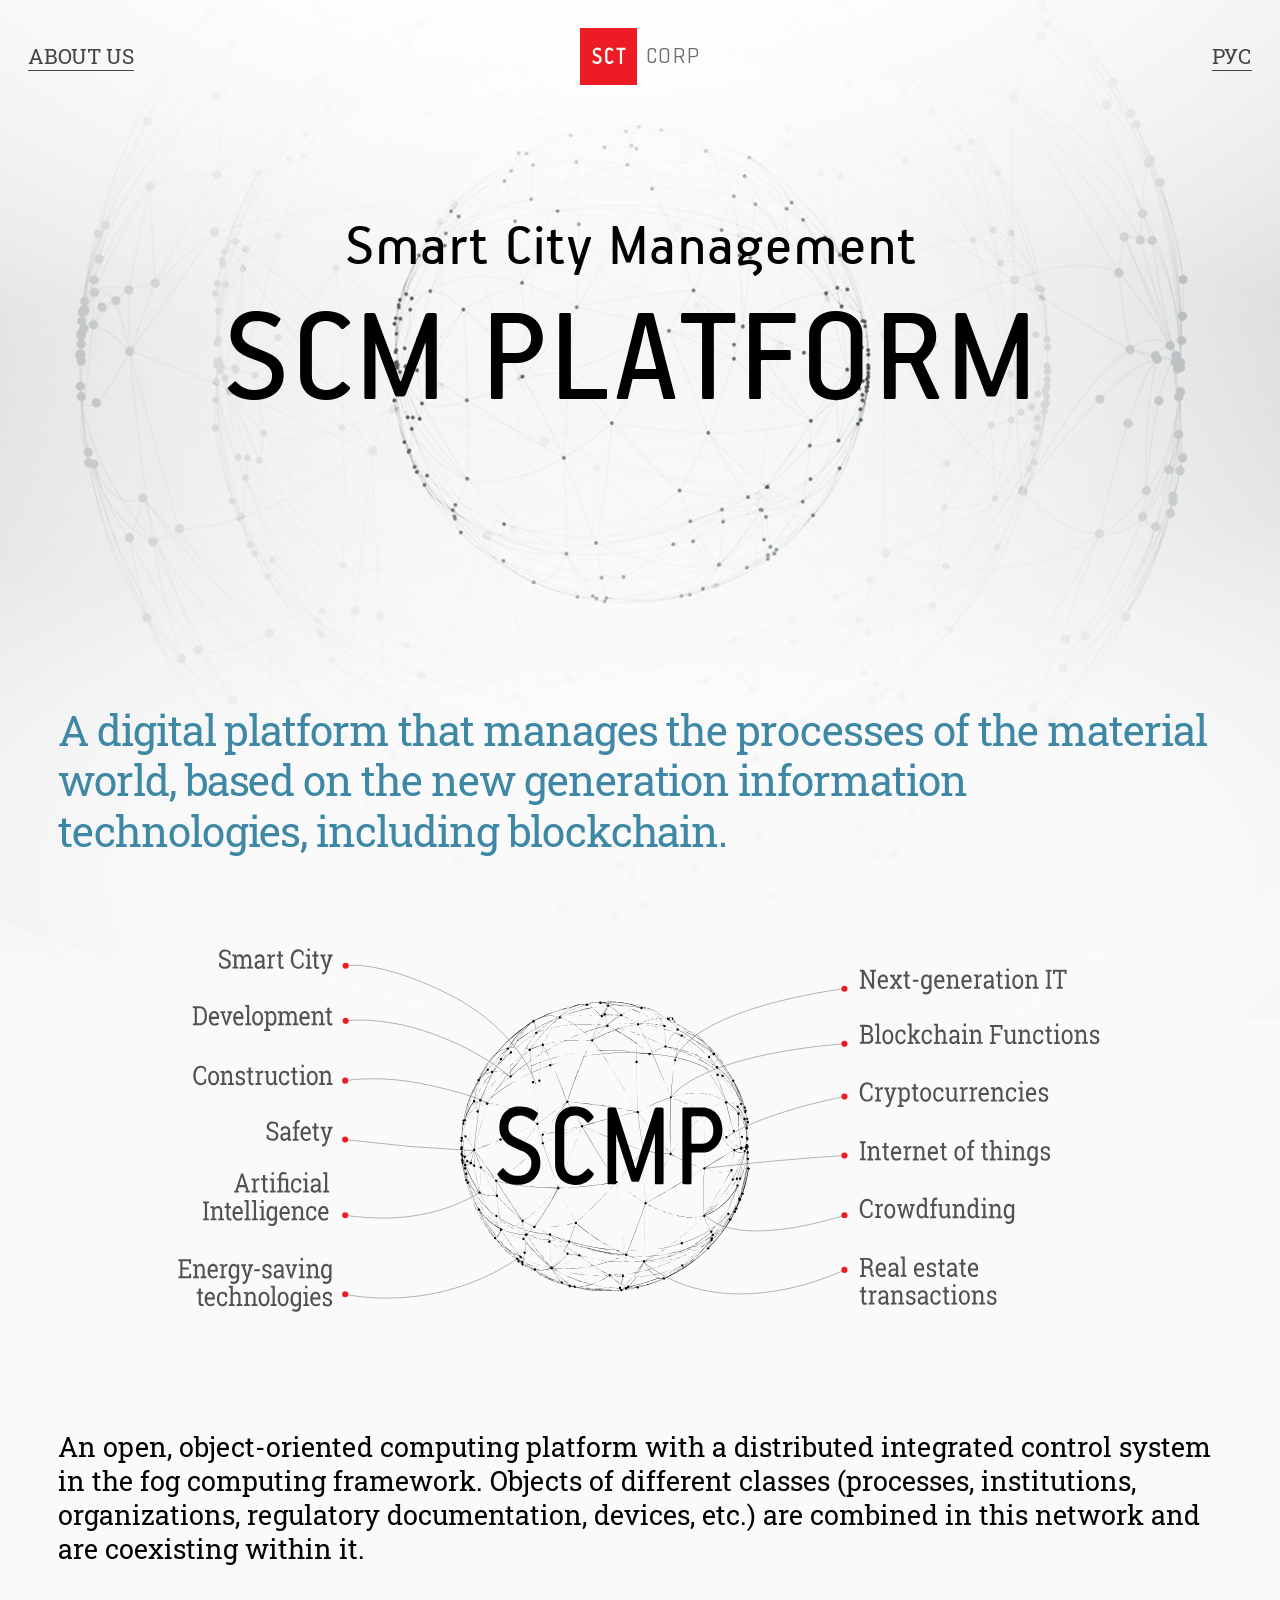
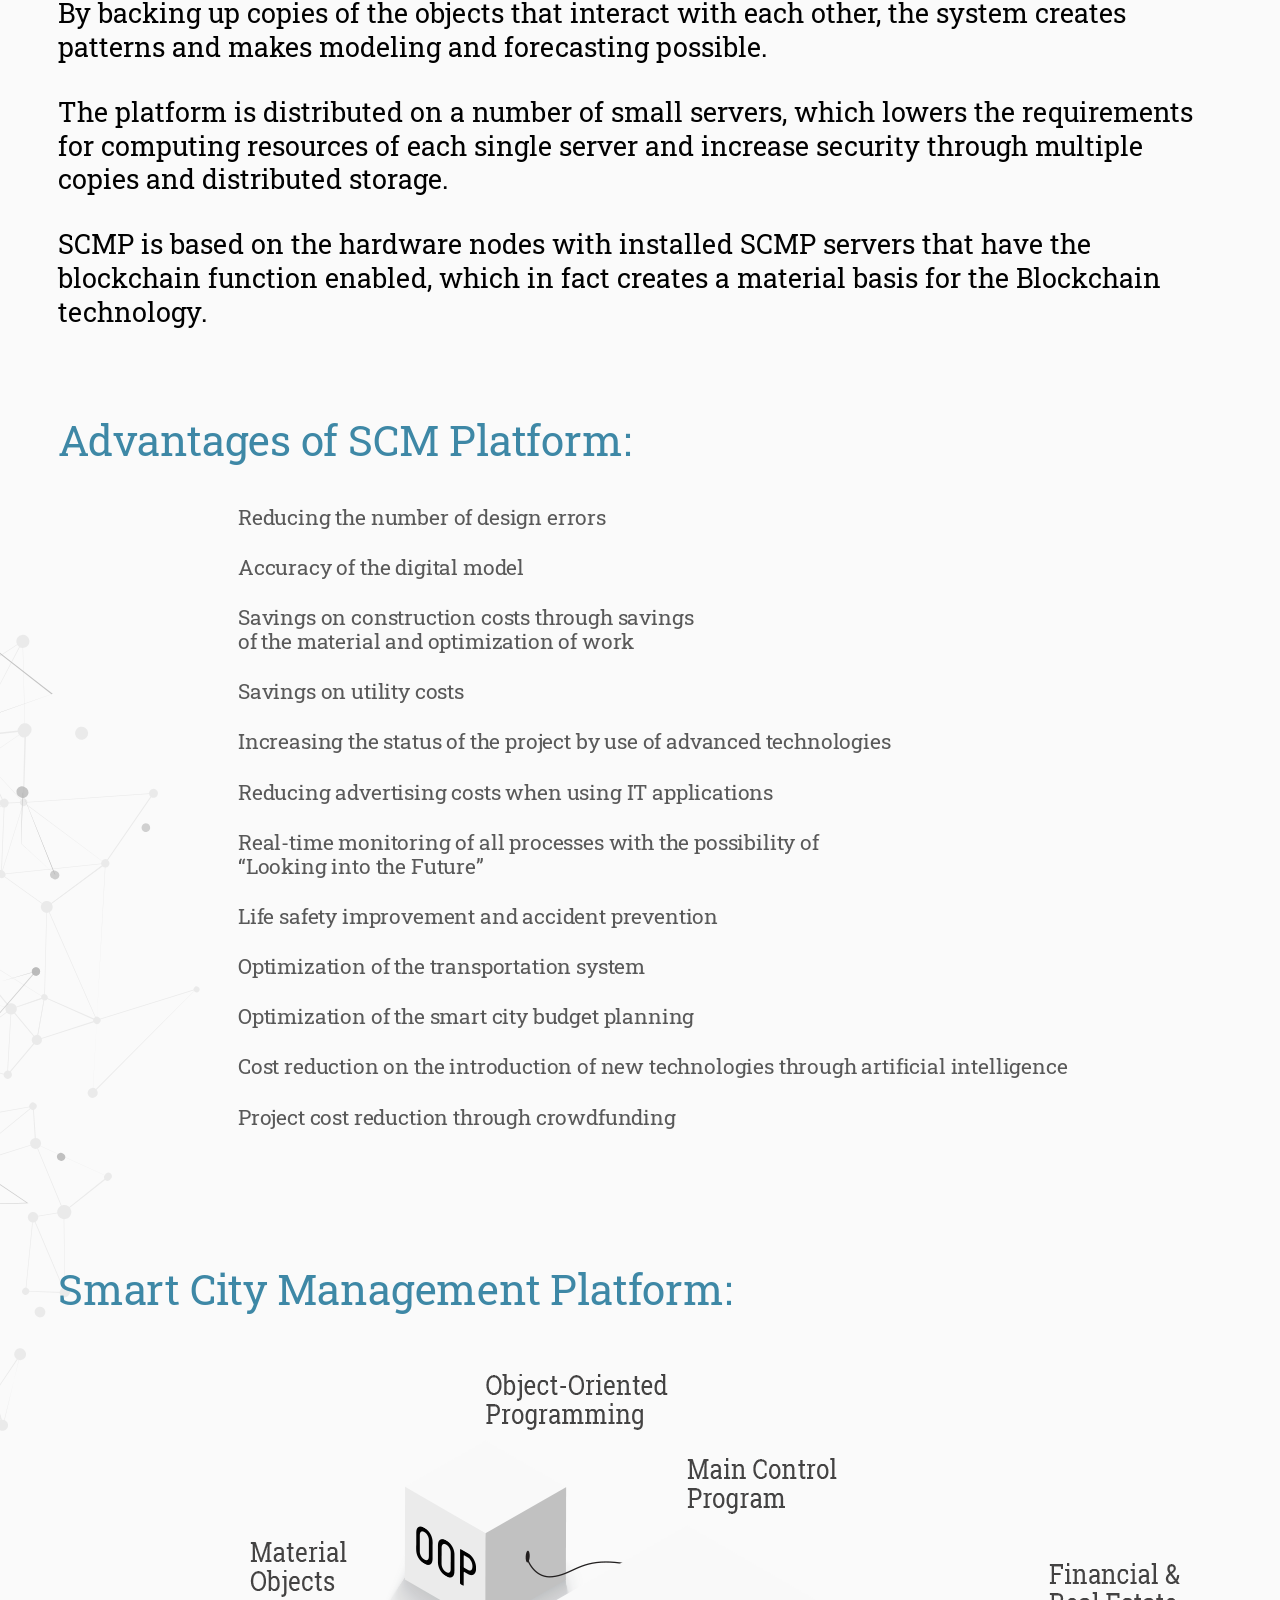
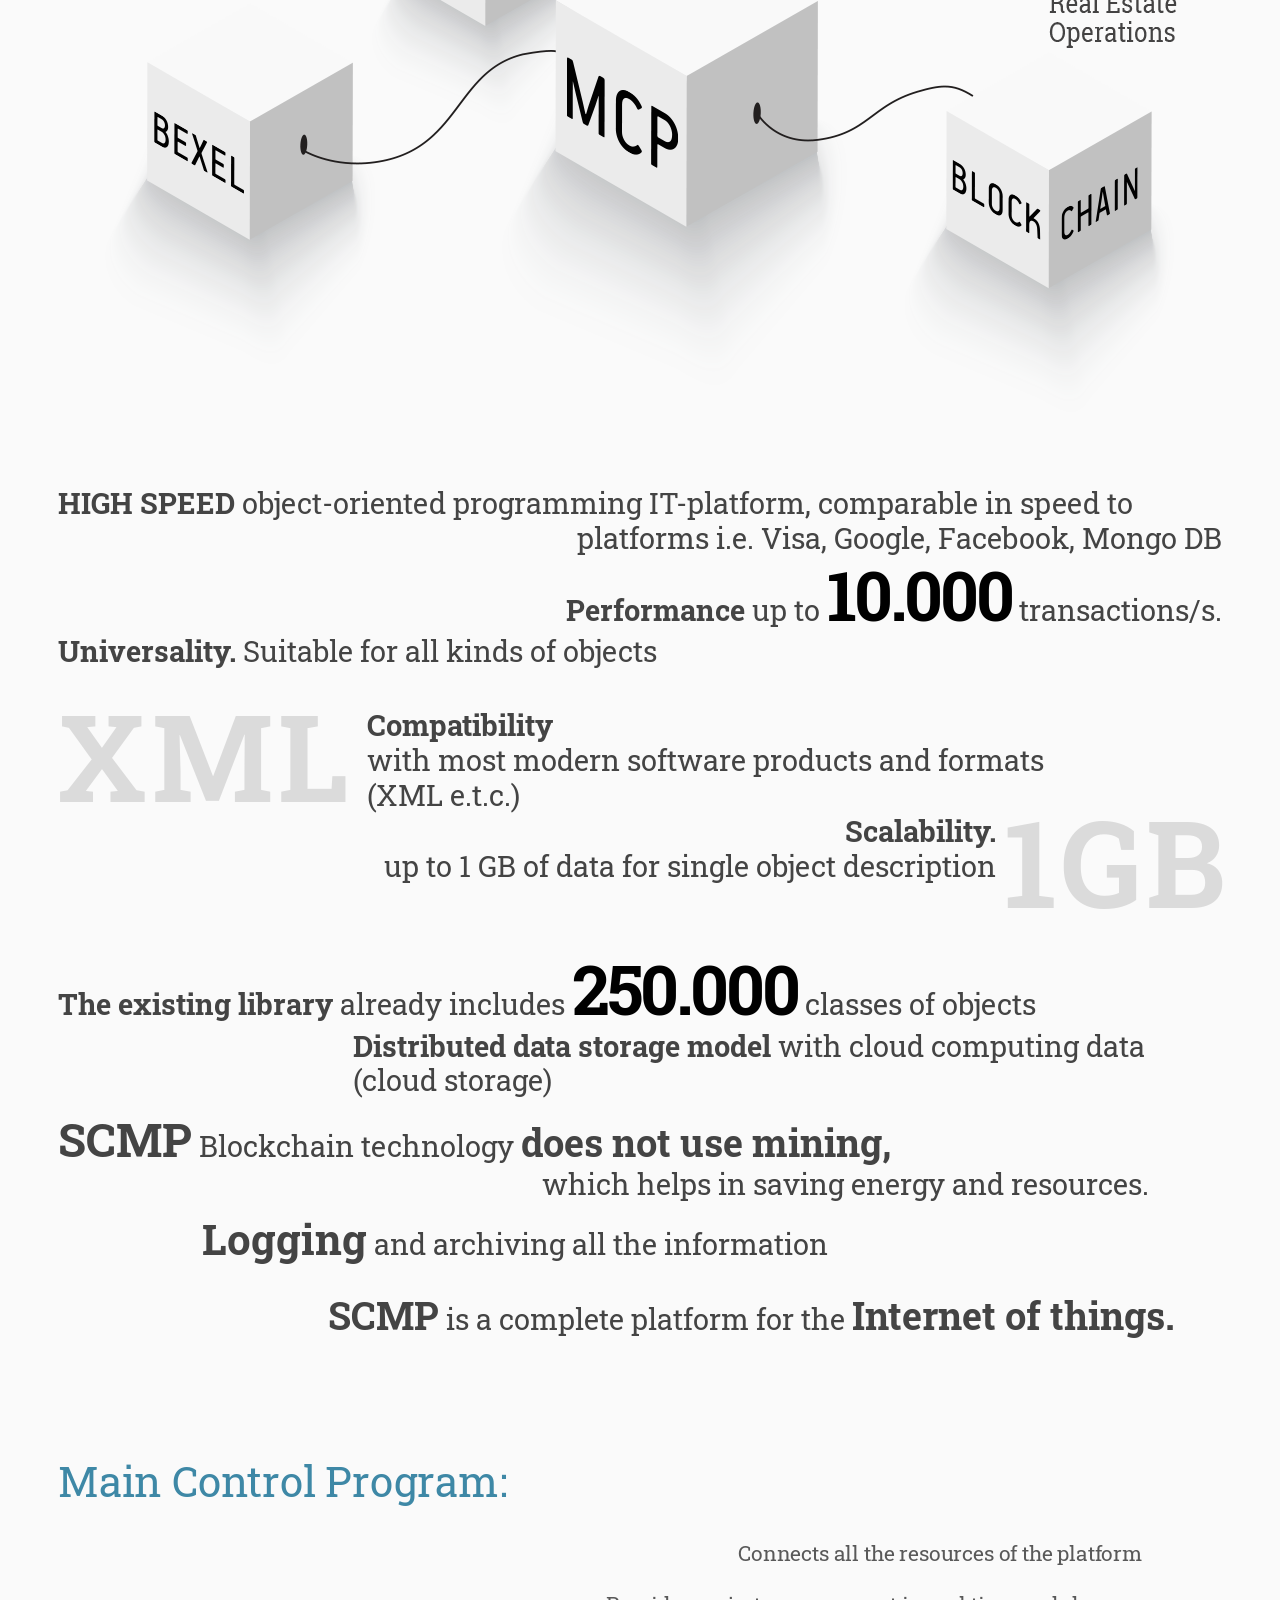
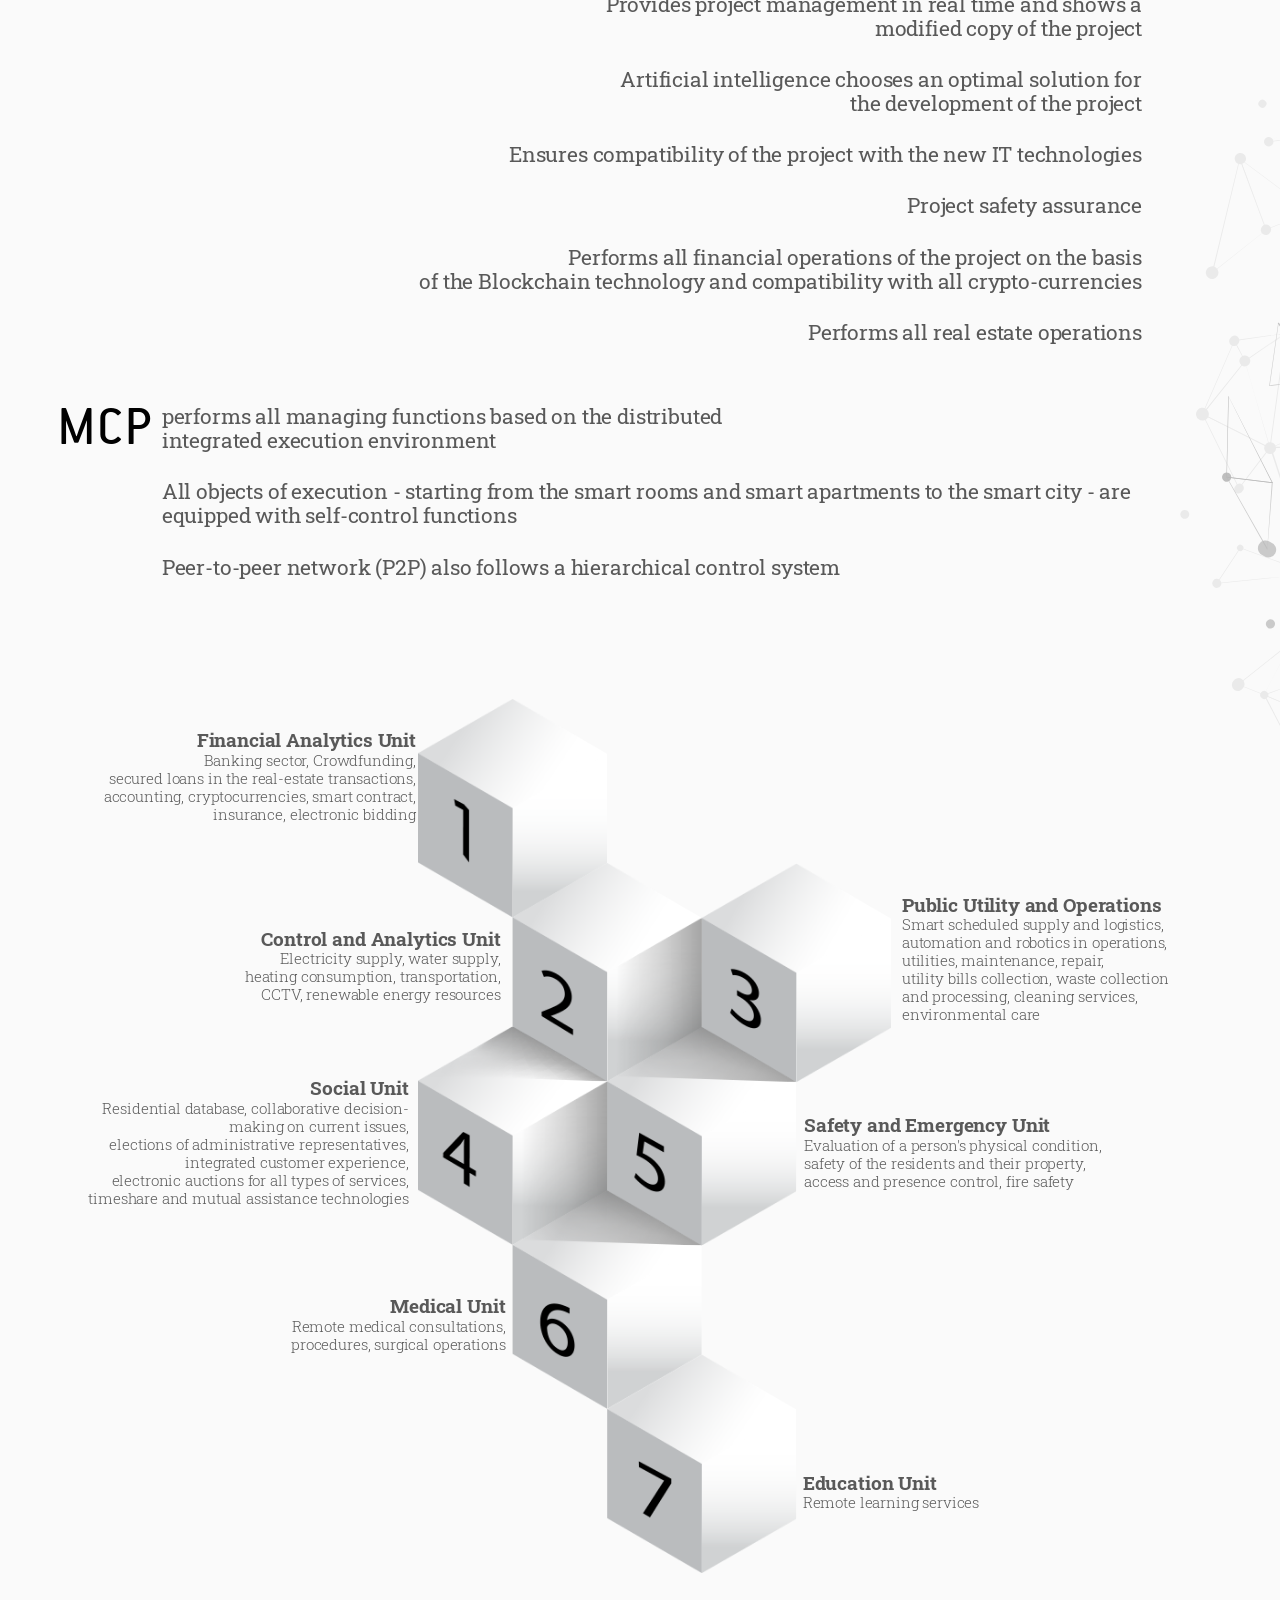
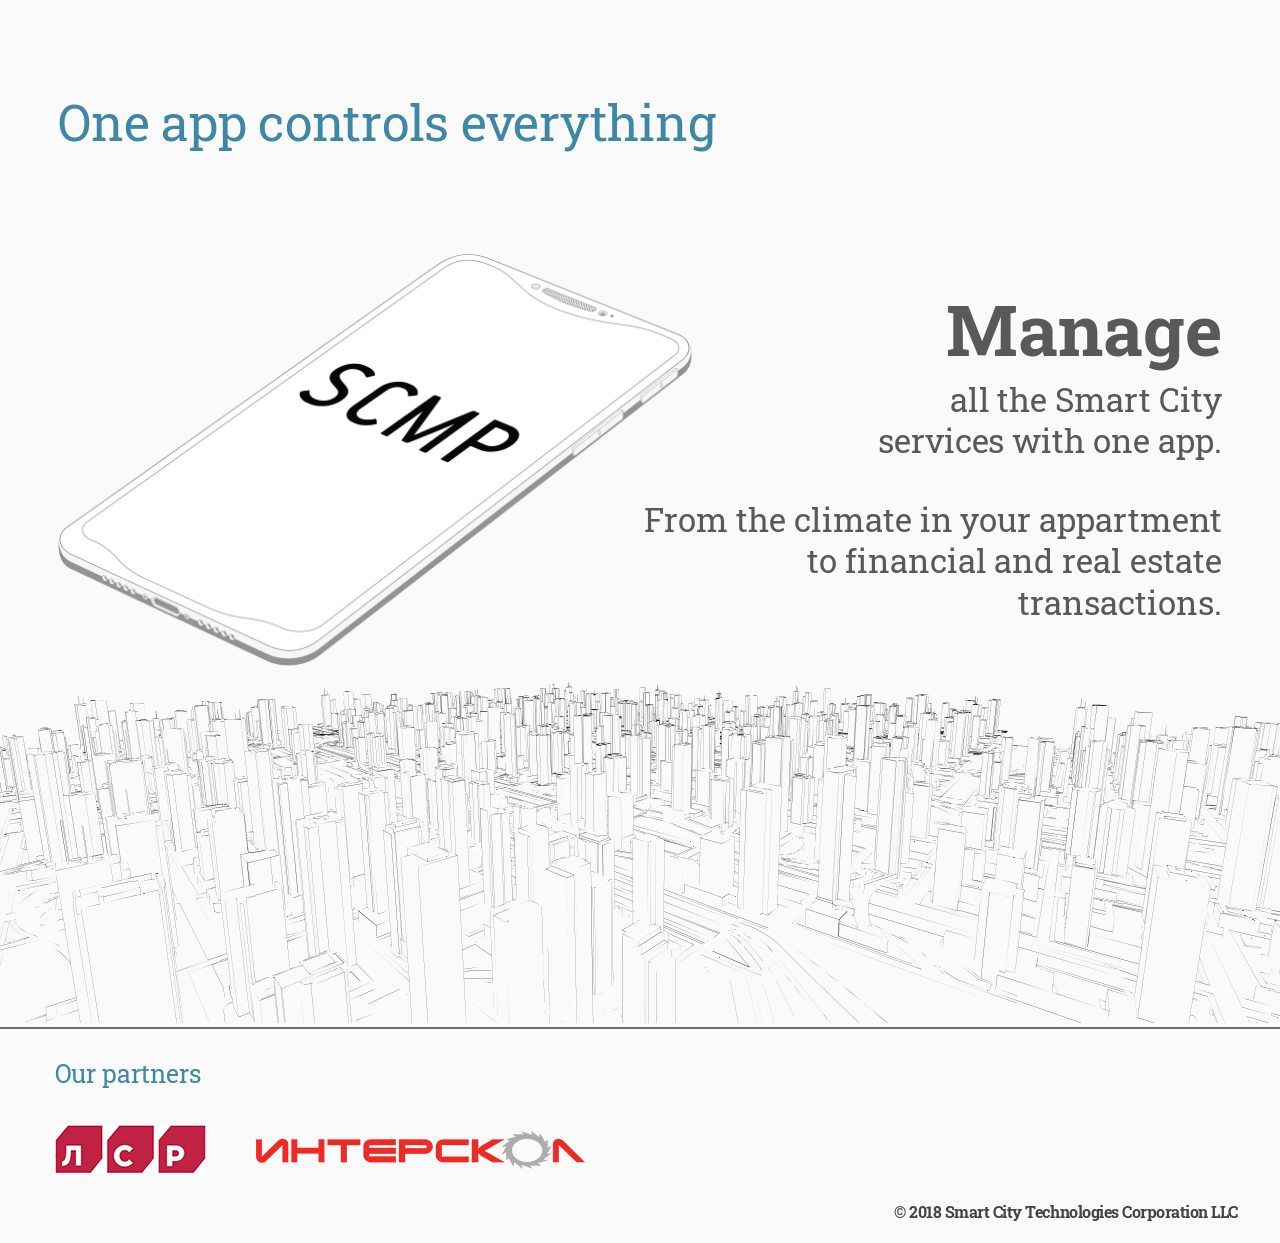
<file: index.html>
<!DOCTYPE html>
<html lang="ru">

<head>
    <meta charset="utf-8">
    <meta name="viewport" content="width=device-width, initial-scale=1, maximum-scale=2, minimal-ui">
    <meta http-equiv="X-UA-Compatible" content="IE=edge">
    <title>Main</title>
    <meta name="description" content="">
    <meta name="keywords" content="">
    <link href="favicon.ico" rel="shortcut icon">
    <link href="assets/styles/app.min.css" rel="stylesheet">
    <script src="assets/scripts/libs/jquery.min.js"></script>
</head>

<body>
    <div class="page main">
        <header class="header">
            <div class="container">
                <div class="header__wrapper">
                    <div class="header__left"><a class="header__item" href="about.html">About us</a></div>
                    <div class="header__brand"><img class="header__brand-img" src="assets/images/logo.svg" alt="" role="presentation" /><span class="header__brand-text">Corp</span></div>
                    <div class="header__right"><a class="header__item" href="rus.html">Рус</a></div>
                </div>
            </div>
        </header>
        <div class="lead">
            <div class="lead__container container"><img class="lead__bg" src="assets/images/leadbg.png" alt="" role="presentation" />
                <div class="lead__wrapper">
                    <p class="lead__subheading">Smart City Management</p>
                    <h1 class="lead__heading">SCM Platform</h1>
                </div>
            </div>
        </div>
        <div class="section section_desc">
            <div class="section__container container">
                <h2 class="section__heading">A digital platform that manages the processes<br> of the material world, based on the new generation<br> information technologies, including blockchain.</h2>
                <div class="desc">
                    <div class="desc__scheme desc__scheme_eng"><img src="assets/images/scheme1eng.svg" /></div>
                    <p class="desc__text">An open, object-oriented computing platform with a distributed integrated control system in the fog computing framework. Objects of different classes (processes, institutions, organizations, regulatory documentation, devices, etc.)
                        are combined in&nbsp;this&nbsp;network and are coexisting within it.</p>
                    <p class="desc__text">By backing up copies of the objects that interact with each other, the system creates patterns and makes modeling and forecasting possible.</p>
                    <p class="desc__text">The platform is distributed on a number of small servers, which lowers the requirements for computing resources of each single server and increase security through multiple copies and distributed storage.</p>
                    <p class="desc__text">SCMP is based on the hardware nodes with installed SCMP servers that have the blockchain function enabled, which in fact creates a material basis for the Blockchain technology.</p>
                </div>
            </div>
        </div>
        <div class="section section_advantages">
            <div class="section__container container">
                <h2 class="section__heading">Advantages of SCM Platform:</h2><img class="section__side-img section__side-img_left" src="assets/images/sidebg.svg" alt="" role="presentation" />
                <div class="advantages advantages_eng">
                    <div class="advantages__list">
                        <p class="advantages__item">Reducing the number of design errors</p>
                        <p class="advantages__item">Accuracy of the digital model</p>
                        <p class="advantages__item">Savings on construction costs through savings<br> of the material and optimization of work</p>
                        <p class="advantages__item">Savings on utility costs</p>
                        <p class="advantages__item">Increasing the status of the project by use of advanced technologies</p>
                        <p class="advantages__item">Reducing advertising costs when using IT applications</p>
                        <p class="advantages__item">Real-time monitoring of all processes with the possibility of<br> “Looking into the Future”</p>
                        <p class="advantages__item">Life safety improvement and accident prevention</p>
                        <p class="advantages__item">Optimization of the transportation system</p>
                        <p class="advantages__item">Optimization of the smart city budget planning</p>
                        <p class="advantages__item">Cost reduction on the introduction of new technologies through artificial intelligence</p>
                        <p class="advantages__item">Project cost reduction through crowdfunding</p>
                    </div>
                </div>
            </div>
        </div>
        <div class="section section_platform">
            <div class="section__container container">
                <h2 class="section__heading">Smart City Management Platform:</h2>
                <div class="platform">
                    <div class="platform__scheme platform__scheme_eng"><img src="assets/images/scheme2eng.png" srcset="assets/images/scheme2eng@2x.png 2x" /></div>
                    <div class="platform__content platform__content_eng">
                        <p class="platform__text"><span class="platform__text-line"><span class="platform__text-span">HIGH SPEED</span> object-oriented programming IT-platform, comparable in speed to </span><span class="platform__text-line platform__text-line_right">platforms i.e. Visa, Google, Facebook, Mongo DB</span></p>
                        <p
                            class="platform__text"><span class="platform__text-line platform__text-line_right"><span class="platform__text-span">Performance</span> up to <span class="platform__number">10.000</span> transactions/s.</span>
                            </p>
                            <p class="platform__text"><span class="platform__text-line"><span class="platform__text-span">Universality.</span> Suitable for all kinds of objects</span>
                            </p>
                            <div class="platform__characteristic">
                                <p class="platform__unit">XML</p>
                                <p class="platform__text"><span class="platform__text-line"><span class="platform__text-span">Compatibility</span><br/> with most modern software products and formats<br> (XML e.t.c.)</span>
                                </p>
                            </div>
                            <div class="platform__characteristic">
                                <p class="platform__text"><span class="platform__text-line platform__text-line_right"><span class="platform__text-span">Scalability.</span><br/> up to 1 GB of data for single object description</span>
                                </p>
                                <p class="platform__unit platform__unit_right">1GB</p>
                            </div>
                            <p class="platform__text"><span class="platform__text-line"><span class="platform__text-span">The existing library</span> already includes <span class="platform__number platform__number_sup">250.000</span> classes of objects</span>
                            </p>
                            <p class="platform__text platform__text_sp-l"><span class="platform__text-line"><span class="platform__text-span">Distributed data storage model</span> with cloud computing data (cloud storage)</span>
                            </p>
                            <p class="platform__text platform__text_sp-r"><span class="platform__text-line"><span class="platform__text-span platform__text-span_xlarge">SCMP</span> Blockchain technology <span class="platform__text-span platform__text-span_big">does not use mining,</span></span>
                                <span
                                    class="platform__text-line platform__text-line_right">which helps in saving energy and resources.</span>
                            </p>
                            <p class="platform__text platform__text_lv2"><span class="platform__text-line"><span class="platform__text-span platform__text-span_large">Logging</span> and archiving all the information</span>
                            </p>
                            <p class="platform__text platform__text_lv3"><span class="platform__text-line"><span class="platform__text-span platform__text-span_big">SCMP</span> is a complete platform for the <span class="platform__text-span platform__text-span_big">Internet of things.</span></span>
                            </p>
                    </div>
                </div>
            </div>
        </div>
        <div class="section section_program">
            <div class="section__container container">
                <h2 class="section__heading">Main Control Program:</h2><img class="section__small-img section__small-img_right" src="assets/images/cube.svg" alt="" role="presentation" /><img class="section__side-img section__side-img_right" src="assets/images/sidebg.svg" alt="" role="presentation"
                />
                <div class="program program_eng">
                    <div class="program__list program__list_right">
                        <p class="program__item">Connects all the resources of the platform</p>
                        <p class="program__item">Provides project management in real time and shows a<br> modified copy of the project</p>
                        <p class="program__item">Artificial intelligence chooses an optimal solution for<br> the development of the project</p>
                        <p class="program__item">Ensures compatibility of the project with the new IT technologies</p>
                        <p class="program__item">Project safety assurance</p>
                        <p class="program__item">Performs all financial operations of the project on the basis<br> of the Blockchain technology and compatibility with all crypto-currencies</p>
                        <p class="program__item">Performs all real estate operations</p>
                    </div>
                    <div class="program__desc">
                        <p class="program__abbr">MCP</p>
                        <div class="program__list">
                            <p class="program__item">performs all managing functions based on the distributed<br> integrated execution environment</p>
                            <p class="program__item">All objects of execution - starting from the smart rooms and smart apartments to the smart city - are equipped with self-control functions</p>
                            <p class="program__item">Peer-to-peer network (P2P) also follows a hierarchical control system</p>
                        </div>
                    </div>
                    <div class="program__scheme"><img class="program__scheme-img" src="assets/images/scheme3.png" alt="" role="presentation" />
                        <div class="program__point program__point_l program__point_lv1">
                            <p class="program__point-title"><span class="program__point-order">1. </span>Financial Analytics Unit</p>
                            <p class="program__point-text">Banking sector, Crowdfunding,<br> secured loans in the real-estate transactions,<br> accounting, cryptocurrencies, smart contract,<br> insurance, electronic bidding</p>
                        </div>
                        <div class="program__point program__point_l program__point_lv2">
                            <p class="program__point-title"><span class="program__point-order">2. </span>Control and Analytics Unit</p>
                            <p class="program__point-text">Electricity supply, water supply,<br> heating consumption, transportation,<br> CCTV, renewable energy resources</p>
                        </div>
                        <div class="program__point program__point_r program__point_lv3">
                            <p class="program__point-title"><span class="program__point-order">3. </span>Public Utility and Operations</p>
                            <p class="program__point-text">Smart scheduled supply and logistics,<br> automation and robotics in operations,<br> utilities, maintenance, repair,<br> utility bills collection, waste collection<br> and processing, cleaning services,<br> environmental care</p>
                        </div>
                        <div class="program__point program__point_l program__point_lv4">
                            <p class="program__point-title"><span class="program__point-order">4. </span>Social Unit</p>
                            <p class="program__point-text">Residential database, collaborative decision-<br>making on current issues,<br> elections of administrative representatives,<br> integrated customer experience,<br> electronic auctions for all types of services,<br> timeshare
                                and mutual assistance technologies</p>
                        </div>
                        <div class="program__point program__point_r program__point_lv5">
                            <p class="program__point-title"><span class="program__point-order">5. </span>Safety and Emergency Unit</p>
                            <p class="program__point-text">Evaluation of a person's physical condition,<br> safety of the residents and their property,<br> access and presence control, fire safety</p>
                        </div>
                        <div class="program__point program__point_l program__point_lv6">
                            <p class="program__point-title"><span class="program__point-order">6. </span>Medical Unit</p>
                            <p class="program__point-text">Remote medical consultations,<br> procedures, surgical operations</p>
                        </div>
                        <div class="program__point program__point_r program__point_lv7">
                            <p class="program__point-title"><span class="program__point-order">7. </span>Education Unit</p>
                            <p class="program__point-text">Remote learning services</p>
                        </div>
                    </div>
                </div>
            </div>
        </div>
        <div class="section section_app">
            <div class="section__container container">
                <h2 class="section__heading">One app controls everything</h2>
                <div class="app app_eng">
                    <div class="app__wrapper"><img class="app__img" src="assets/images/phone.png" alt="" role="presentation" />
                        <div class="app__content">
                            <p class="app__text"><span class="app__text-span">Manage</span>all the Smart City<br/> services with one app.</p>
                            <p class="app__text">From the climate in your appartment<br/> to financial and real estate transactions.</p>
                        </div>
                    </div>
                </div>
            </div>
        </div>
        <div class="bottom"><img class="bottom__img" src="assets/images/town.svg" alt="" role="presentation" /></div>
        <div class="footer">
            <div class="container">
                <div class="footer__wrapper">
                    <p class="footer__title">Our partners</p>
                    <div class="footer__partners"><a class="footer__partner" href="#"><img src="assets/images/partner1.png"/></a><a class="footer__partner" href="#"><img src="assets/images/partner2.png"/></a></div>
                    <p class="footer__copyright">© 2018 Smart City Technologies Corporation LLC</p>
                </div>
            </div>
        </div>
    </div>
    <script src="assets/scripts/app.min.js"></script>
    <script src="assets/scripts/main.js"></script>
</body>

</html>
</file>
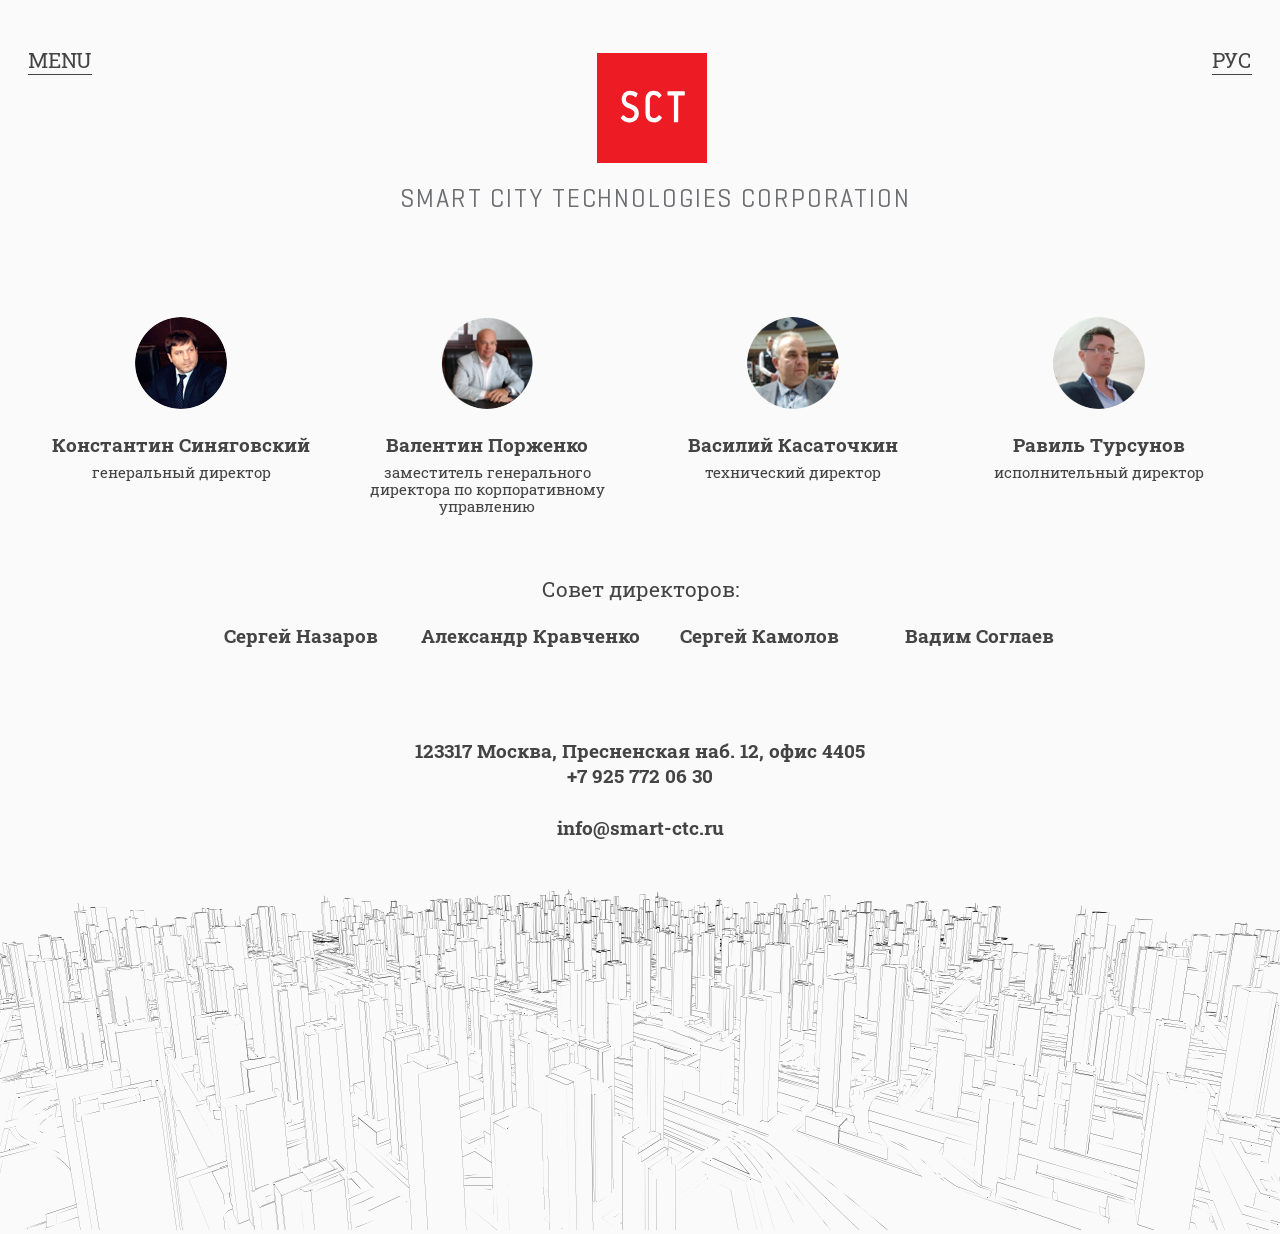
<file: about-eng.html>
<!DOCTYPE html>
<html lang="ru">

<head>
    <meta charset="utf-8">
    <meta name="viewport" content="width=device-width, initial-scale=1, maximum-scale=2, minimal-ui">
    <meta http-equiv="X-UA-Compatible" content="IE=edge">
    <title>About Eng</title>
    <meta name="description" content="">
    <meta name="keywords" content="">
    <link href="favicon.ico" rel="shortcut icon">
    <link href="assets/styles/app.min.css" rel="stylesheet">
    <script src="assets/scripts/libs/jquery.min.js"></script>
</head>

<body>
    <div class="page about-page">
        <header class="header header_big">
            <div class="container">
                <div class="header__wrapper">
                    <div class="header__left"><a class="header__item" href="#">Menu</a></div>
                    <div class="header__brand"><img class="header__brand-img" src="assets/images/logo.svg" alt="" role="presentation" /><span class="header__brand-text">Smart City Technologies Corporation</span></div>
                    <div class="header__right"><a class="header__item" href="about-rus.html">Рус</a></div>
                </div>
            </div>
        </header>
        <div class="about">
            <div class="about__container container">
                <div class="about__row">
                    <div class="about__item">
                        <div class="about__image"><img src="assets/images/pers1.png" /></div>
                        <p class="about__title">Константин Синяговский</p>
                        <p class="about__subtitle">генеральный директор</p>
                    </div>
                    <div class="about__item">
                        <div class="about__image"><img src="assets/images/pers2.png" /></div>
                        <p class="about__title">Валентин Порженко</p>
                        <p class="about__subtitle">заместитель генерального директора по корпоративному управлению</p>
                    </div>
                    <div class="about__item">
                        <div class="about__image"><img src="assets/images/pers3.png" /></div>
                        <p class="about__title">Василий Касаточкин</p>
                        <p class="about__subtitle">технический директор</p>
                    </div>
                    <div class="about__item">
                        <div class="about__image"><img src="assets/images/pers4.png" /></div>
                        <p class="about__title">Равиль Турсунов</p>
                        <p class="about__subtitle">исполнительный директор</p>
                    </div>
                </div>
                <div class="about__row about__row_simple">
                    <p class="about__heading">Совет директоров:</p>
                    <div class="about__item">
                        <p class="about__title">Сергей Назаров</p>
                    </div>
                    <div class="about__item">
                        <p class="about__title">Александр Кравченко</p>
                    </div>
                    <div class="about__item">
                        <p class="about__title">Сергей Камолов</p>
                    </div>
                    <div class="about__item">
                        <p class="about__title">Вадим Соглаев</p>
                    </div>
                </div>
                <div class="about__contacts">
                    <p class="about__address">123317 Москва, Пресненская наб. 12, офис 4405<br/>+7 925 772 06 30</p><a class="about__mail" href="mailto:info@smart-ctc.ru">info@smart-ctc.ru</a></div>
            </div>
        </div>
        <div class="bottom"><img class="bottom__img" src="assets/images/town.svg" alt="" role="presentation" /></div>
    </div>
    <script src="assets/scripts/app.min.js"></script>
    <script src="assets/scripts/main.js"></script>
</body>

</html>
</file>
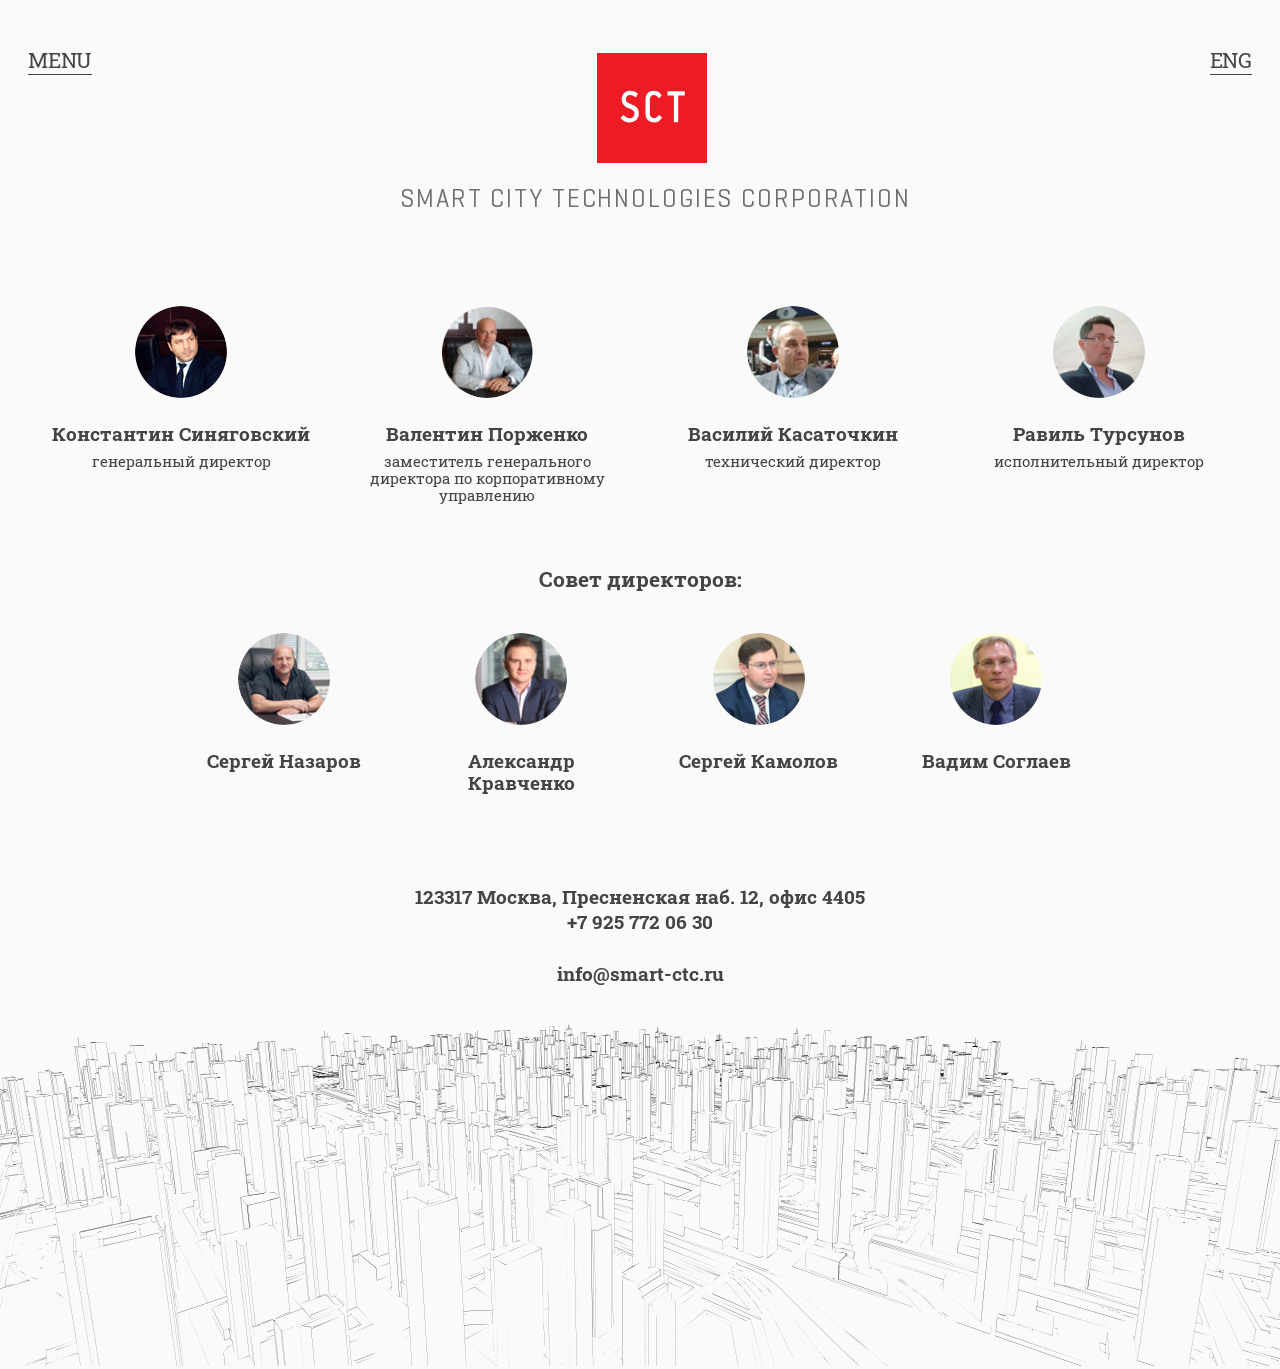
<file: about-rus.html>
<!DOCTYPE html>
<html lang="ru">

<head>
    <meta charset="utf-8">
    <meta name="viewport" content="width=device-width, initial-scale=1, maximum-scale=2, minimal-ui">
    <meta http-equiv="X-UA-Compatible" content="IE=edge">
    <title>About Rus</title>
    <meta name="description" content="">
    <meta name="keywords" content="">
    <link href="favicon.ico" rel="shortcut icon">
    <link href="assets/styles/app.min.css" rel="stylesheet">
    <script src="assets/scripts/libs/jquery.min.js"></script>
</head>

<body>
    <div class="page about-page">
        <header class="header header_big">
            <div class="container">
                <div class="header__wrapper">
                    <div class="header__left"><a class="header__item" href="#">Menu</a></div>
                    <div class="header__brand"><img class="header__brand-img" src="assets/images/logo.svg" alt="" role="presentation" /><span class="header__brand-text">Smart City Technologies Corporation</span></div>
                    <div class="header__right"><a class="header__item" href="about-eng.html">Eng</a></div>
                </div>
            </div>
        </header>
        <div class="about">
            <div class="about__container container">
                <div class="about__row">
                    <div class="about__item">
                        <div class="about__image"><img src="assets/images/pers1.png" /></div>
                        <p class="about__title">Константин Синяговский</p>
                        <p class="about__subtitle">генеральный директор</p>
                    </div>
                    <div class="about__item">
                        <div class="about__image"><img src="assets/images/pers2.png" /></div>
                        <p class="about__title">Валентин Порженко</p>
                        <p class="about__subtitle">заместитель генерального директора по корпоративному управлению</p>
                    </div>
                    <div class="about__item">
                        <div class="about__image"><img src="assets/images/pers3.png" /></div>
                        <p class="about__title">Василий Касаточкин</p>
                        <p class="about__subtitle">технический директор</p>
                    </div>
                    <div class="about__item">
                        <div class="about__image"><img src="assets/images/pers4.png" /></div>
                        <p class="about__title">Равиль Турсунов</p>
                        <p class="about__subtitle">исполнительный директор</p>
                    </div>
                </div>
                <div class="about__row about__row_small">
                    <p class="about__heading">Совет директоров:</p>
                    <div class="about__item">
                        <div class="about__image"><img src="assets/images/pers5.png" /></div>
                        <p class="about__title">Сергей Назаров</p>
                    </div>
                    <div class="about__item">
                        <div class="about__image"><img src="assets/images/pers6.png" /></div>
                        <p class="about__title">Александр Кравченко</p>
                    </div>
                    <div class="about__item">
                        <div class="about__image"><img src="assets/images/pers7.png" /></div>
                        <p class="about__title">Сергей Камолов</p>
                    </div>
                    <div class="about__item">
                        <div class="about__image"><img src="assets/images/pers8.png" /></div>
                        <p class="about__title">Вадим Соглаев</p>
                    </div>
                </div>
                <div class="about__contacts">
                    <p class="about__address">123317 Москва, Пресненская наб. 12, офис 4405<br/>+7 925 772 06 30</p><a class="about__mail" href="mailto:info@smart-ctc.ru">info@smart-ctc.ru</a></div>
            </div>
        </div>
        <div class="bottom"><img class="bottom__img" src="assets/images/town.svg" alt="" role="presentation" /></div>
    </div>
    <script src="assets/scripts/app.min.js"></script>
    <script src="assets/scripts/main.js"></script>
</body>

</html>
</file>
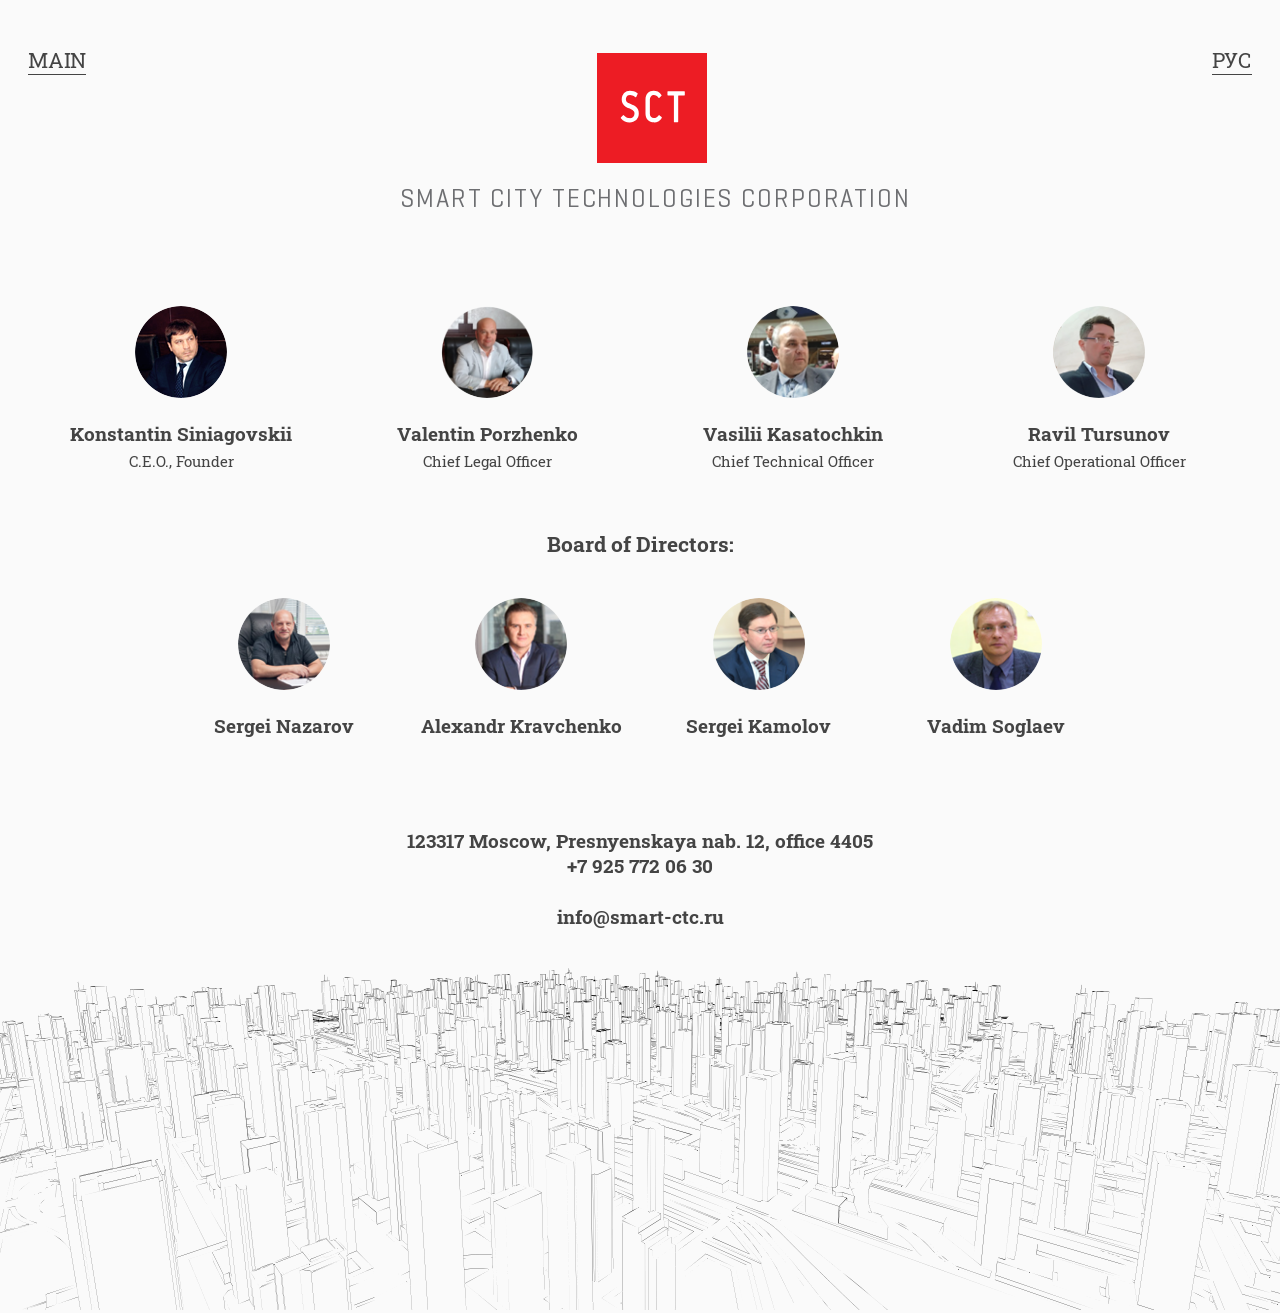
<file: about.html>
<!DOCTYPE html>
<html lang="ru">

<head>
    <meta charset="utf-8">
    <meta name="viewport" content="width=device-width, initial-scale=1, maximum-scale=2, minimal-ui">
    <meta http-equiv="X-UA-Compatible" content="IE=edge">
    <title>About Us</title>
    <meta name="description" content="">
    <meta name="keywords" content="">
    <link href="favicon.ico" rel="shortcut icon">
    <link href="assets/styles/app.min.css" rel="stylesheet">
    <script src="assets/scripts/libs/jquery.min.js"></script>
</head>

<body>
    <div class="page about-page">
        <header class="header header_big">
            <div class="container">
                <div class="header__wrapper">
                    <div class="header__left"><a class="header__item" href="index.html">Main</a></div>
                    <div class="header__brand"><img class="header__brand-img" src="assets/images/logo.svg" alt="" role="presentation" /><span class="header__brand-text">Smart City Technologies Corporation</span></div>
                    <div class="header__right"><a class="header__item" href="about_rus.html">Рус</a></div>
                </div>
            </div>
        </header>
        <div class="about">
            <div class="about__container container">
                <div class="about__row">
                    <div class="about__item">
                        <div class="about__image"><img src="assets/images/pers1.png" /></div>
                        <p class="about__title">Konstantin Siniagovskii</p>
                        <p class="about__subtitle">C.E.O., Founder</p>
                    </div>
                    <div class="about__item">
                        <div class="about__image"><img src="assets/images/pers2.png" /></div>
                        <p class="about__title">Valentin Porzhenko</p>
                        <p class="about__subtitle">Chief Legal Officer</p>
                    </div>
                    <div class="about__item">
                        <div class="about__image"><img src="assets/images/pers3.png" /></div>
                        <p class="about__title">Vasilii Kasatochkin</p>
                        <p class="about__subtitle">Chief Technical Officer</p>
                    </div>
                    <div class="about__item">
                        <div class="about__image"><img src="assets/images/pers4.png" /></div>
                        <p class="about__title">Ravil Tursunov</p>
                        <p class="about__subtitle">Chief Operational Officer</p>
                    </div>
                </div>
                <div class="about__row about__row_small">
                    <p class="about__heading">Board of Directors:</p>
                    <div class="about__item">
                        <div class="about__image"><img src="assets/images/pers5.png" /></div>
                        <p class="about__title">Sergei Nazarov</p>
                    </div>
                    <div class="about__item">
                        <div class="about__image"><img src="assets/images/pers6.png" /></div>
                        <p class="about__title">Alexandr Kravchenko</p>
                    </div>
                    <div class="about__item">
                        <div class="about__image"><img src="assets/images/pers7.png" /></div>
                        <p class="about__title">Sergei Kamolov</p>
                    </div>
                    <div class="about__item">
                        <div class="about__image"><img src="assets/images/pers8.png" /></div>
                        <p class="about__title">Vadim Soglaev</p>
                    </div>
                </div>
                <div class="about__contacts">
                    <p class="about__address">123317 Moscow, Presnyenskaya nab. 12, office 4405<br/>+7 925 772 06 30</p><a class="about__mail" href="mailto:info@smart-ctc.ru">info@smart-ctc.ru</a></div>
            </div>
        </div>
        <div class="bottom"><img class="bottom__img" src="assets/images/town.svg" alt="" role="presentation" /></div>
    </div>
    <script src="assets/scripts/app.min.js"></script>
    <script src="assets/scripts/main.js"></script>
</body>

</html>
</file>
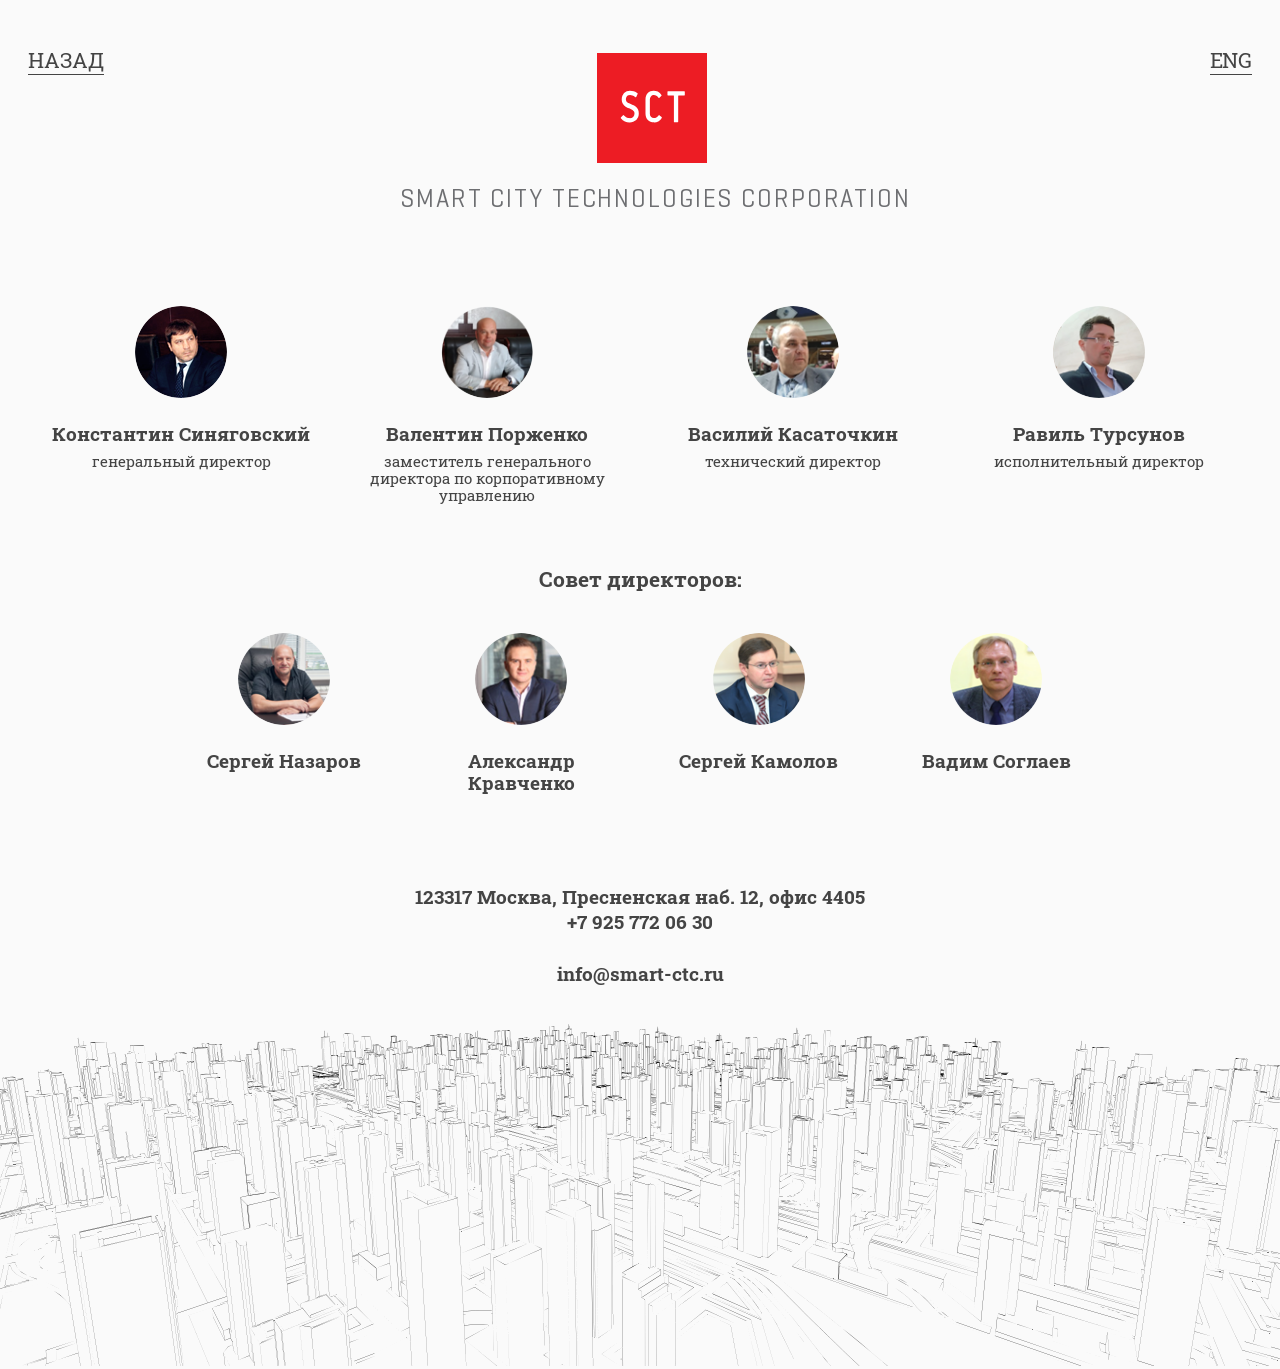
<file: about_rus.html>
<!DOCTYPE html>
<html lang="ru">

<head>
    <meta charset="utf-8">
    <meta name="viewport" content="width=device-width, initial-scale=1, maximum-scale=2, minimal-ui">
    <meta http-equiv="X-UA-Compatible" content="IE=edge">
    <title>О нас</title>
    <meta name="description" content="">
    <meta name="keywords" content="">
    <link href="favicon.ico" rel="shortcut icon">
    <link href="assets/styles/app.min.css" rel="stylesheet">
    <script src="assets/scripts/libs/jquery.min.js"></script>
</head>

<body>
    <div class="page about-page">
        <header class="header header_big">
            <div class="container">
                <div class="header__wrapper">
                    <div class="header__left"><a class="header__item" href="rus.html">Назад</a></div>
                    <div class="header__brand"><img class="header__brand-img" src="assets/images/logo.svg" alt="" role="presentation" /><span class="header__brand-text">Smart City Technologies Corporation</span></div>
                    <div class="header__right"><a class="header__item" href="about.html">Eng</a></div>
                </div>
            </div>
        </header>
        <div class="about">
            <div class="about__container container">
                <div class="about__row">
                    <div class="about__item">
                        <div class="about__image"><img src="assets/images/pers1.png" /></div>
                        <p class="about__title">Константин Синяговский</p>
                        <p class="about__subtitle">генеральный директор</p>
                    </div>
                    <div class="about__item">
                        <div class="about__image"><img src="assets/images/pers2.png" /></div>
                        <p class="about__title">Валентин Порженко</p>
                        <p class="about__subtitle">заместитель генерального директора по корпоративному управлению</p>
                    </div>
                    <div class="about__item">
                        <div class="about__image"><img src="assets/images/pers3.png" /></div>
                        <p class="about__title">Василий Касаточкин</p>
                        <p class="about__subtitle">технический директор</p>
                    </div>
                    <div class="about__item">
                        <div class="about__image"><img src="assets/images/pers4.png" /></div>
                        <p class="about__title">Равиль Турсунов</p>
                        <p class="about__subtitle">исполнительный директор</p>
                    </div>
                </div>
                <div class="about__row about__row_small">
                    <p class="about__heading">Совет директоров:</p>
                    <div class="about__item">
                        <div class="about__image"><img src="assets/images/pers5.png" /></div>
                        <p class="about__title">Сергей Назаров</p>
                    </div>
                    <div class="about__item">
                        <div class="about__image"><img src="assets/images/pers6.png" /></div>
                        <p class="about__title">Александр Кравченко</p>
                    </div>
                    <div class="about__item">
                        <div class="about__image"><img src="assets/images/pers7.png" /></div>
                        <p class="about__title">Сергей Камолов</p>
                    </div>
                    <div class="about__item">
                        <div class="about__image"><img src="assets/images/pers8.png" /></div>
                        <p class="about__title">Вадим Соглаев</p>
                    </div>
                </div>
                <div class="about__contacts">
                    <p class="about__address">123317 Москва, Пресненская наб. 12, офис 4405<br/>+7 925 772 06 30</p><a class="about__mail" href="mailto:info@smart-ctc.ru">info@smart-ctc.ru</a></div>
            </div>
        </div>
        <div class="bottom"><img class="bottom__img" src="assets/images/town.svg" alt="" role="presentation" /></div>
    </div>
    <script src="assets/scripts/app.min.js"></script>
    <script src="assets/scripts/main.js"></script>
</body>

</html>
</file>
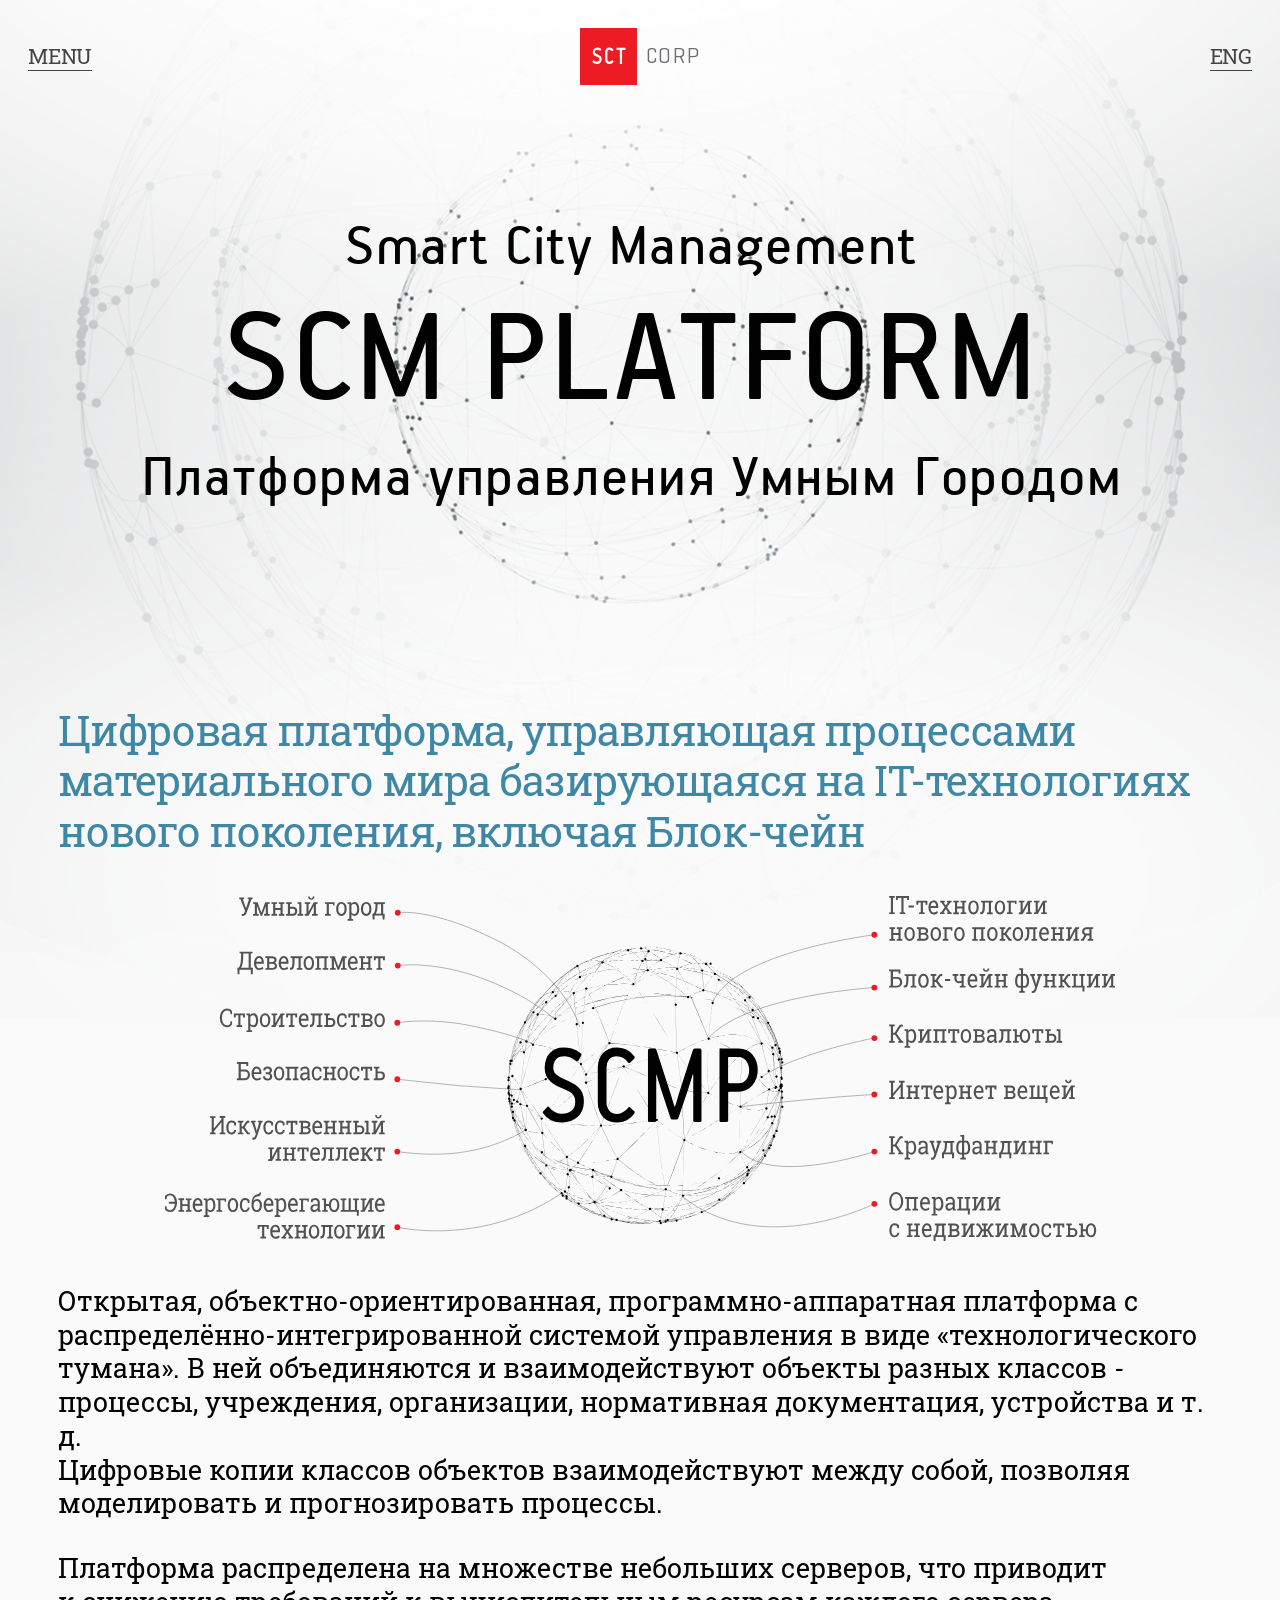
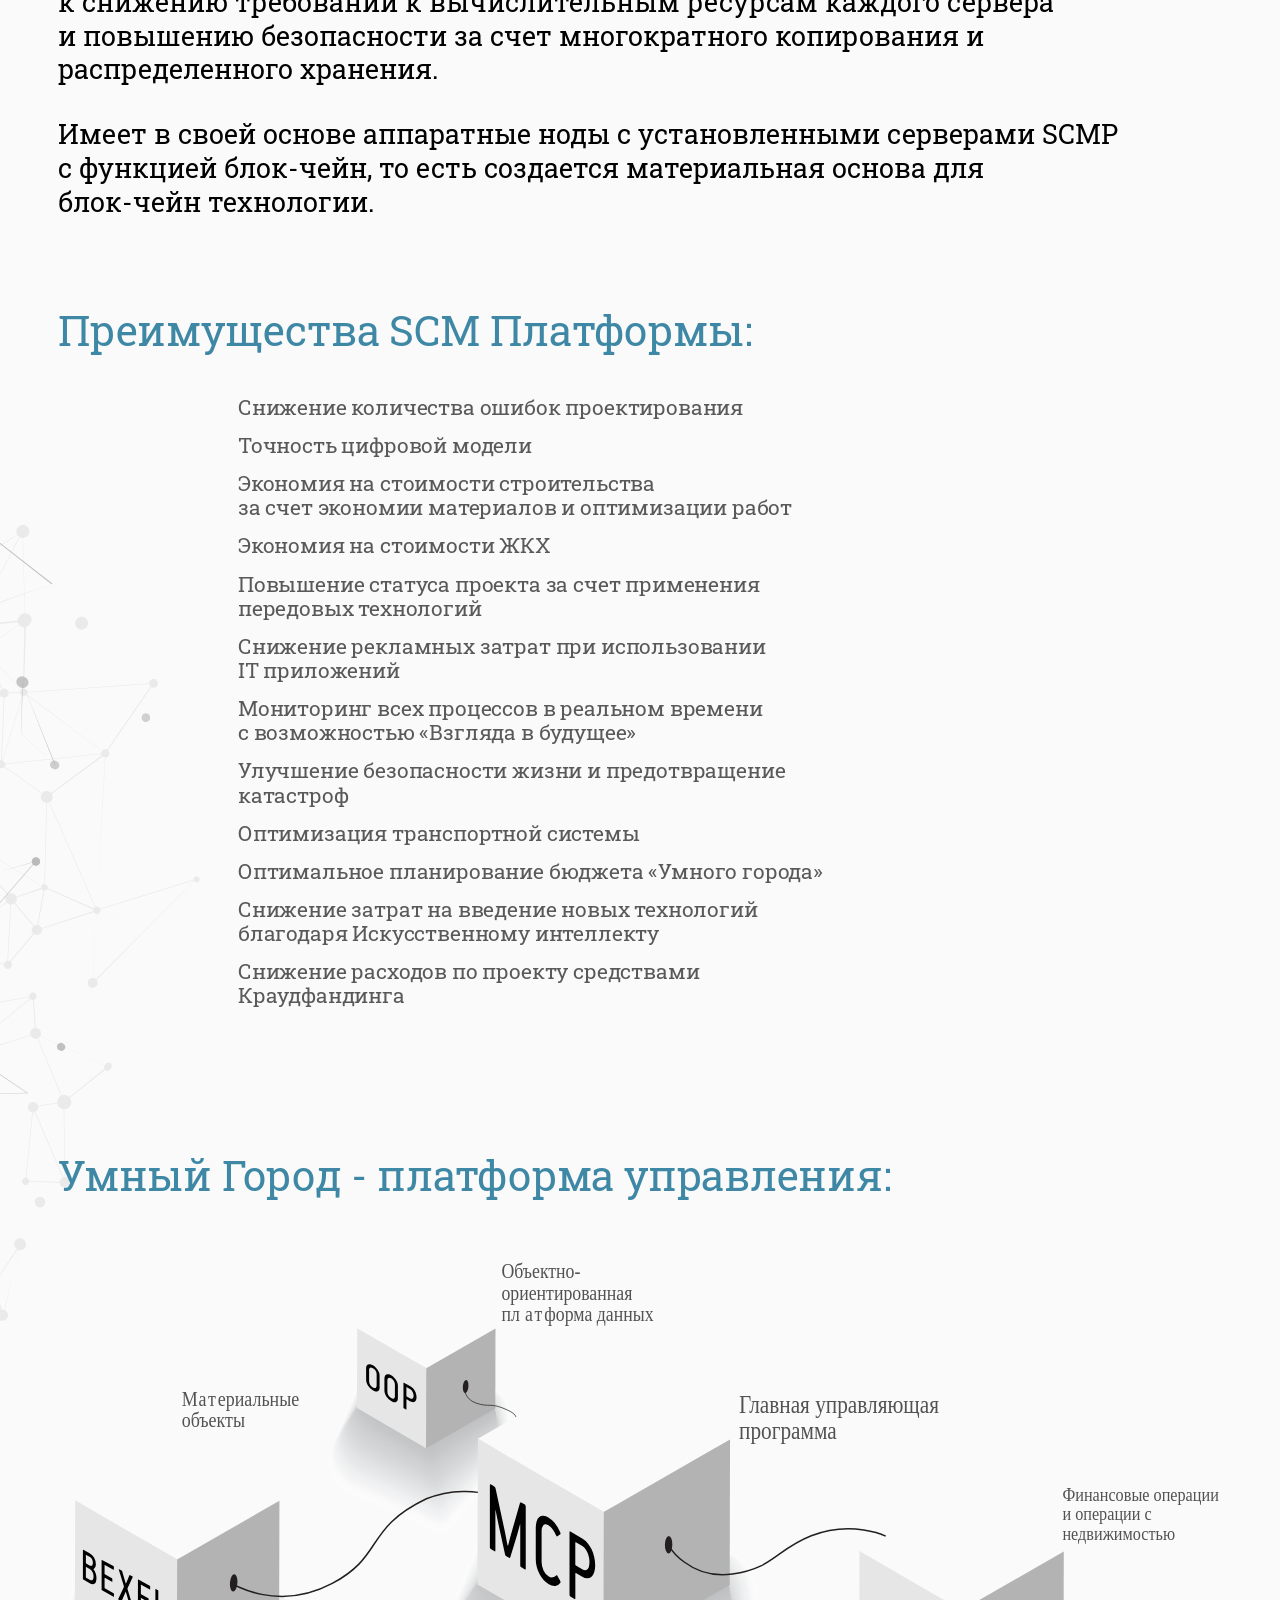
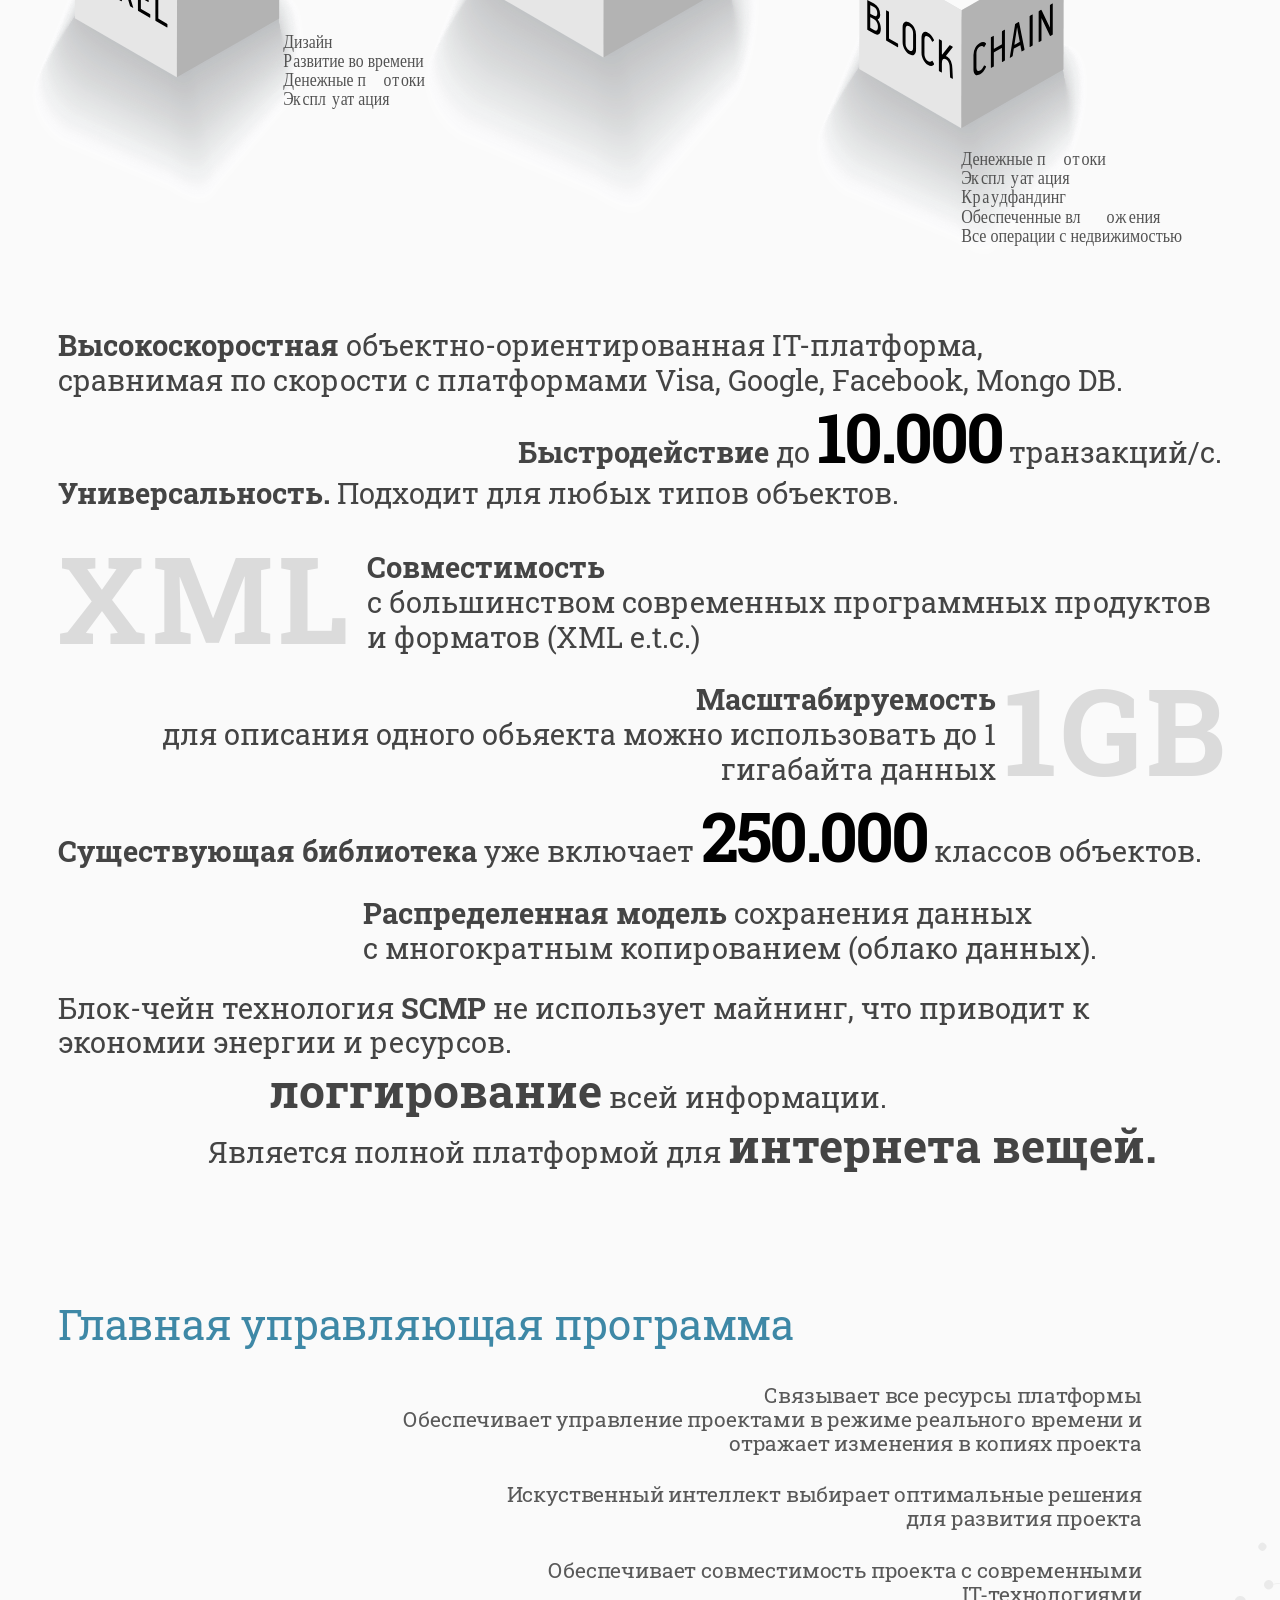
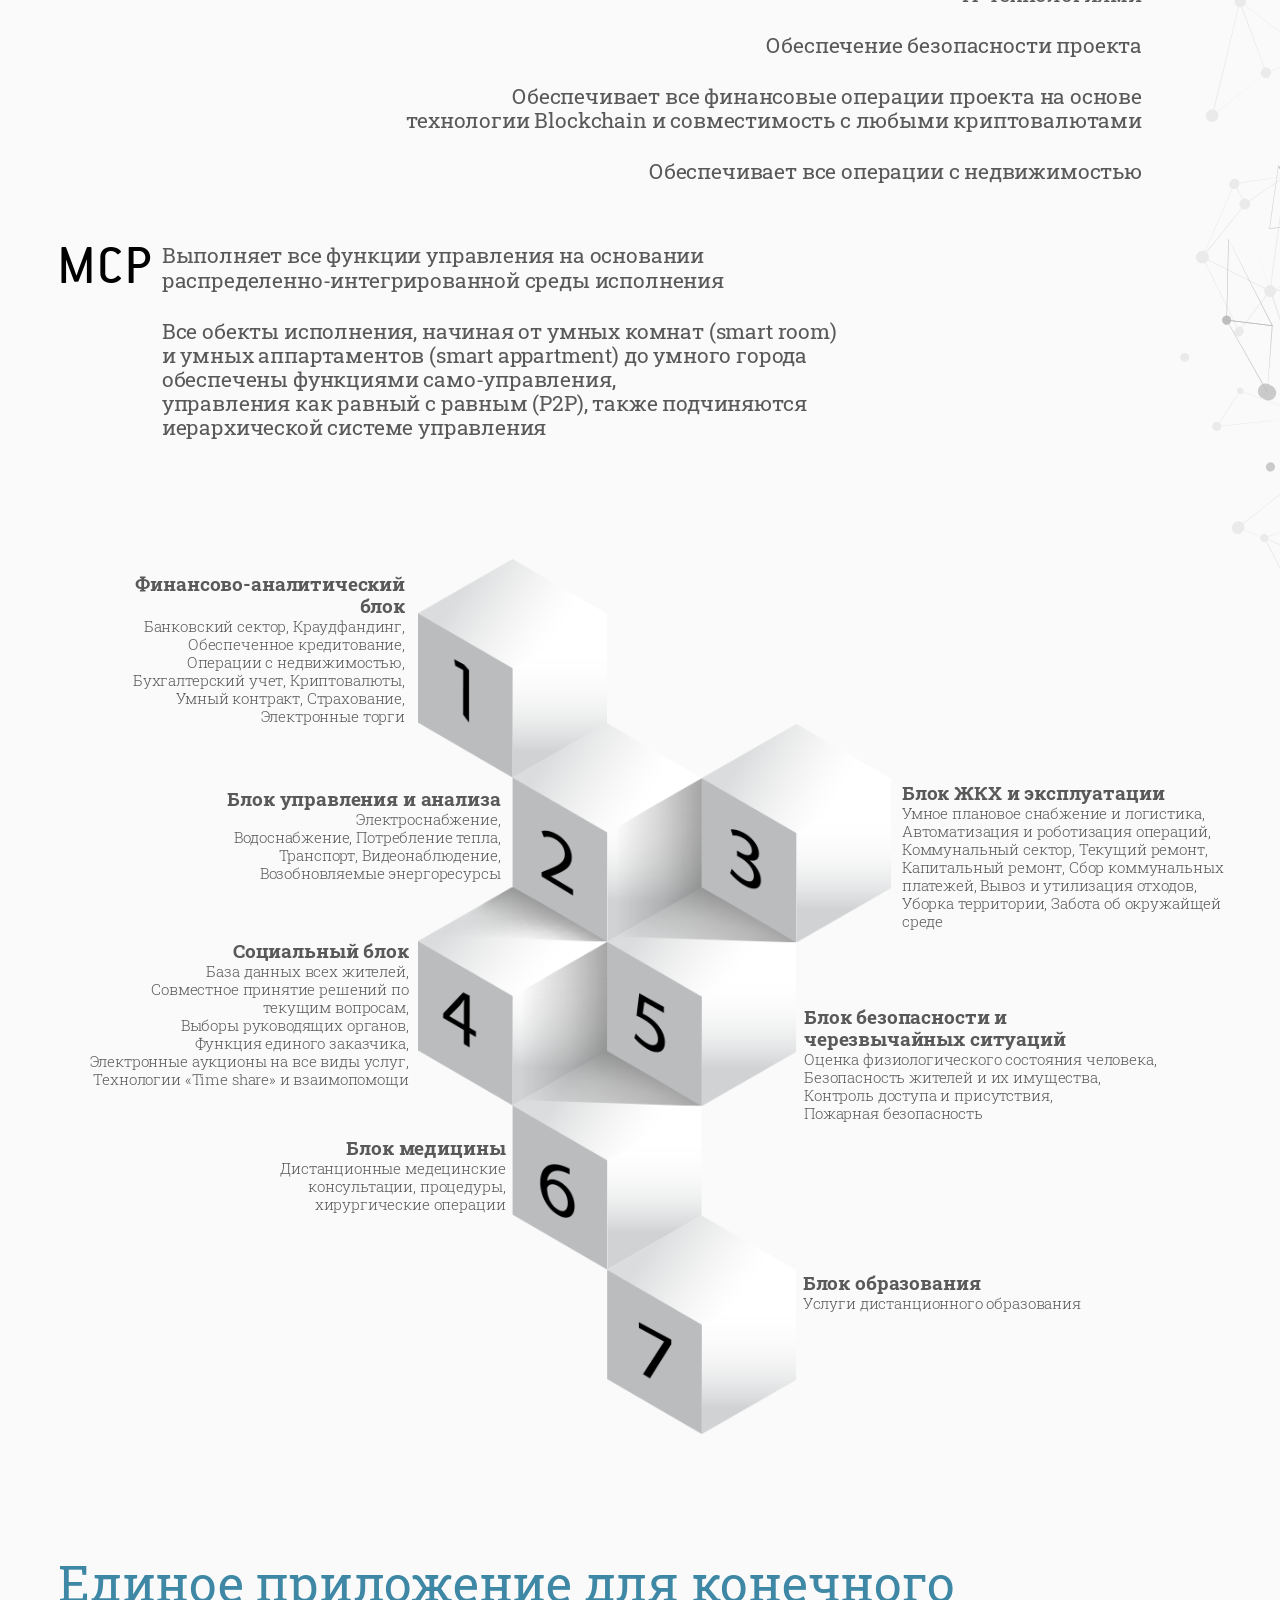
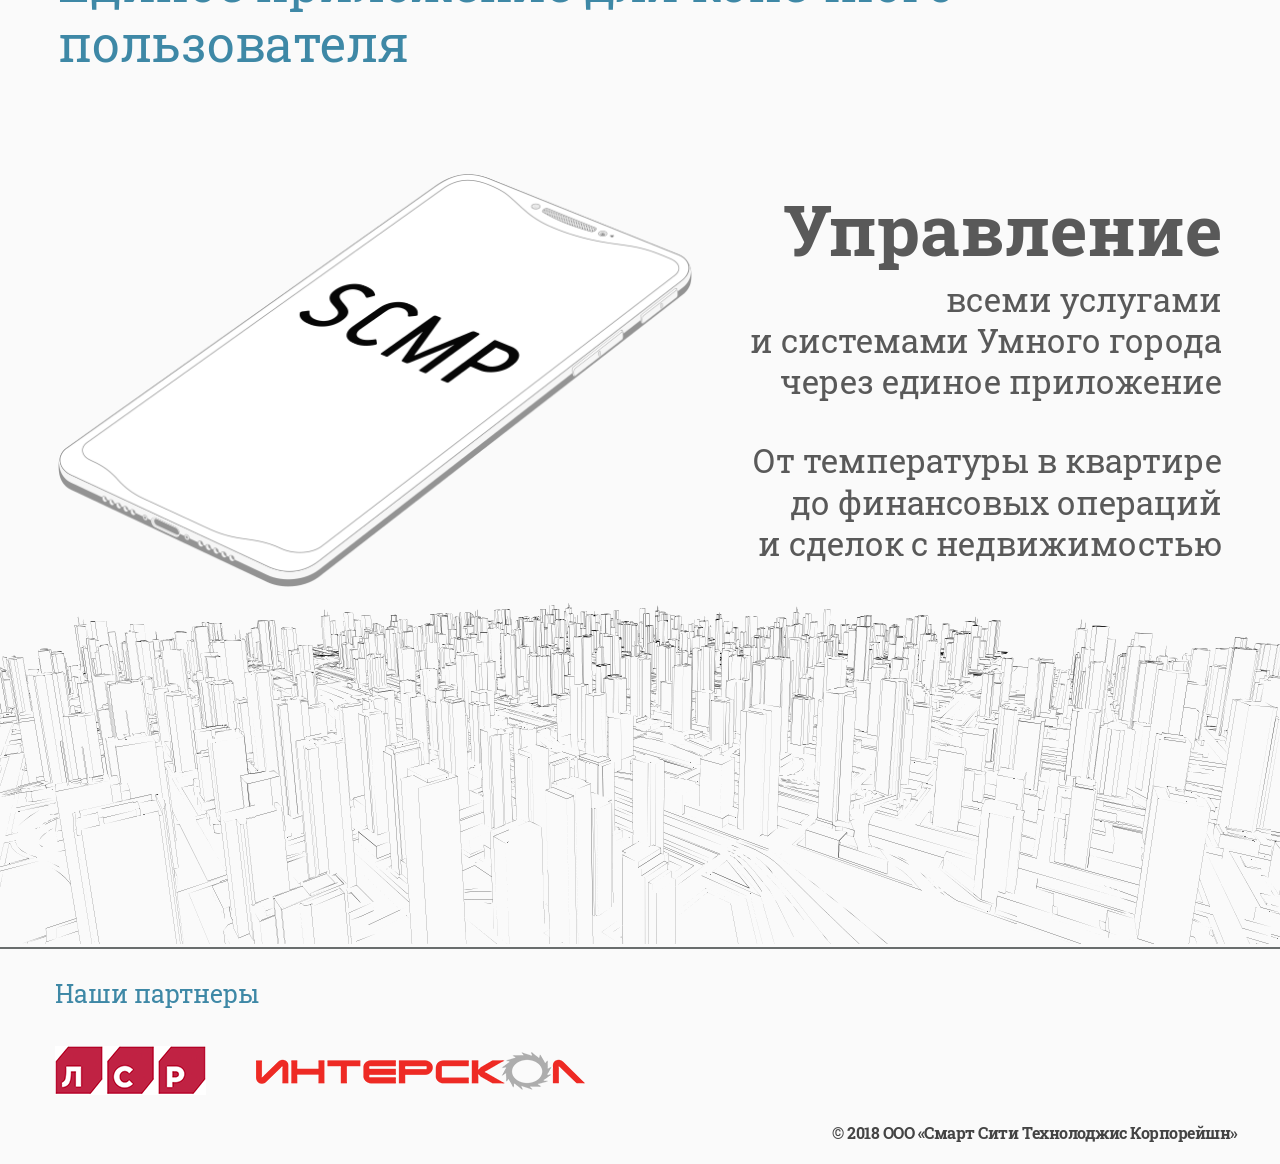
<file: main-rus.html>
<!DOCTYPE html>
<html lang="ru">

<head>
    <meta charset="utf-8">
    <meta name="viewport" content="width=device-width, initial-scale=1, maximum-scale=2, minimal-ui">
    <meta http-equiv="X-UA-Compatible" content="IE=edge">
    <title>Main Rus</title>
    <meta name="description" content="">
    <meta name="keywords" content="">
    <link href="favicon.ico" rel="shortcut icon">
    <link href="assets/styles/app.min.css" rel="stylesheet">
    <script src="assets/scripts/libs/jquery.min.js"></script>
</head>

<body>
    <div class="page main">
        <header class="header">
            <div class="container">
                <div class="header__wrapper">
                    <div class="header__left"><a class="header__item" href="#">Menu</a></div>
                    <div class="header__brand"><img class="header__brand-img" src="assets/images/logo.svg" alt="" role="presentation" /><span class="header__brand-text">Corp</span></div>
                    <div class="header__right"><a class="header__item" href="main-eng.html">Eng</a></div>
                </div>
            </div>
        </header>
        <div class="lead">
            <div class="lead__container container"><img class="lead__bg" src="assets/images/leadbg.png" alt="" role="presentation" />
                <div class="lead__wrapper">
                    <p class="lead__subheading">Smart City Management</p>
                    <h1 class="lead__heading">SCM Platform</h1>
                    <p class="lead__subheading">Платформа управления Умным Городом</p>
                </div>
            </div>
        </div>
        <div class="section section_desc">
            <div class="section__container container">
                <h2 class="section__heading">Цифровая платформа, управляющая<br> процессами материального мира<br> базирующаяся на IT-технологиях нового поколения,<br> включая Блок-чейн</h2>
                <div class="desc">
                    <div class="desc__scheme desc__scheme_rus"><img src="assets/images/scheme1rus.svg" /></div>
                    <p class="desc__text">Открытая, объектно-ориентированная, программно-аппаратная платформа с распределённо-интегрированной системой управления в виде «технологического тумана». В ней объединяются и взаимодействуют объекты разных классов - процессы, учреждения,
                        организации, нормативная документация, устройства и т. д.<br> Цифровые копии классов объектов взаимодействуют между собой, позволяя моделировать и прогнозировать процессы.</p>
                    <p class="desc__text">Платформа распределена на множестве небольших серверов, что приводит к&nbsp;снижению требований к вычислительным ресурсам каждого сервера и&nbsp;повышению безопасности за счет многократного копирования и распределенного хранения.</p>
                    <p
                        class="desc__text">Имеет в своей основе аппаратные ноды с установленными серверами SCMP c&nbsp;функцией блок-чейн, то есть создается материальная основа для<br> блок-чейн технологии.</p>
                </div>
            </div>
        </div>
        <div class="section section_advantages">
            <div class="section__container container">
                <h2 class="section__heading">Преимущества SCM Платформы:</h2><img class="section__side-img section__side-img_left" src="assets/images/sidebg.svg" alt="" role="presentation" />
                <div class="advantages advantages_rus">
                    <div class="advantages__list">
                        <p class="advantages__item">Снижение количества ошибок проектирования</p>
                        <p class="advantages__item">Точность цифровой модели</p>
                        <p class="advantages__item">Экономия на стоимости строительства<br> за счет экономии материалов и оптимизации работ</p>
                        <p class="advantages__item">Экономия на стоимости ЖКХ</p>
                        <p class="advantages__item">Повышение статуса проекта за счет применения<br> передовых технологий</p>
                        <p class="advantages__item">Снижение рекламных затрат при использовании<br> IT приложений</p>
                        <p class="advantages__item">Мониторинг всех процессов в реальном времени<br> с возможностью «Взгляда в будущее»</p>
                        <p class="advantages__item">Улучшение безопасности жизни и предотвращение<br> катастроф</p>
                        <p class="advantages__item">Оптимизация транспортной системы</p>
                        <p class="advantages__item">Оптимальное планирование бюджета «Умного города»</p>
                        <p class="advantages__item">Снижение затрат на введение новых технологий<br> благодаря Искусственному интеллекту</p>
                        <p class="advantages__item">Снижение расходов по проекту средствами<br> Краудфандинга</p>
                    </div>
                </div>
            </div>
        </div>
        <div class="section section_platform">
            <div class="section__container container">
                <h2 class="section__heading">Умный Город - платформа управления:</h2>
                <div class="platform">
                    <div class="platform__scheme platform__scheme_rus"><img src="assets/images/scheme2rus.svg" /></div>
                    <div class="platform__content platform__content_rus">
                        <p class="platform__text"><span class="platform__text-line"><span class="platform__text-span">Высокоскоростная</span> объектно-ориентированная IT-платформа,<br/> сравнимая по скорости с платформами Visa, Google, Facebook, Mongo DB.</span>
                        </p>
                        <p class="platform__text"><span class="platform__text-line platform__text-line_right"><span class="platform__text-span">Быстродействие</span> до <span class="platform__number">10.000</span> транзакций/с.</span>
                        </p>
                        <p class="platform__text"><span class="platform__text-line"><span class="platform__text-span">Универсальность.</span> Подходит для любых типов объектов.</span>
                        </p>
                        <div class="platform__characteristic">
                            <p class="platform__unit">XML</p>
                            <p class="platform__text"><span class="platform__text-line"><span class="platform__text-span">Совместимость</span><br/> с большинством современных программных продуктов и форматов (XML e.t.c.)</span>
                            </p>
                        </div>
                        <div class="platform__characteristic">
                            <p class="platform__text"><span class="platform__text-line platform__text-line_right"><span class="platform__text-span">Масштабируемость</span><br/> для описания одного обьяекта можно использовать до 1 гигабайта данных</span>
                            </p>
                            <p class="platform__unit platform__unit_right">1GB</p>
                        </div>
                        <p class="platform__text"><span class="platform__text-line"><span class="platform__text-span">Существующая библиотека</span> уже включает <span class="platform__number">250.000</span> классов объектов.</span>
                        </p>
                        <p class="platform__text platform__text_sp-l"><span class="platform__text-line"><span class="platform__text-span">Распределенная модель</span> сохранения данных с&nbsp;многократным копированием (облако данных).</span>
                        </p>
                        <p class="platform__text platform__text_sp-r"><span class="platform__text-line">Блок-чейн технология <span class="platform__text-span">SCMP</span> не использует майнинг, что приводит к экономии энергии и ресурсов.</span>
                        </p>
                        <p class="platform__text platform__text_lv2"><span class="platform__text-line"><span class="platform__text-span platform__text-span_xlarge">логгирование</span> всей информации.</span>
                        </p>
                        <p class="platform__text platform__text_lv3"><span class="platform__text-line">Является полной платформой для <span class="platform__text-span platform__text-span_xlarge">интернета вещей.</span></span>
                        </p>
                    </div>
                </div>
            </div>
        </div>
        <div class="section section_program">
            <div class="section__container container">
                <h2 class="section__heading">Главная управляющая программа</h2><img class="section__small-img section__small-img_right" src="assets/images/cube.svg" alt="" role="presentation" /><img class="section__side-img section__side-img_right" src="assets/images/sidebg.svg"
                    alt="" role="presentation" />
                <div class="program program_rus">
                    <div class="program__list program__list_right">
                        <p class="program__item">Связывает все ресурсы платформы<br> Обеспечивает управление проектами в режиме реального времени и<br> отражает изменения в копиях проекта</p>
                        <p class="program__item">Искуственный интеллект выбирает оптимальные решения<br> для развития проекта</p>
                        <p class="program__item">Обеспечивает совместимость проекта с современными<br> IT-технологиями</p>
                        <p class="program__item">Обеспечение безопасности проекта</p>
                        <p class="program__item">Обеспечивает все финансовые операции проекта на основе<br> технологии Blockchain и совместимость с любыми криптовалютами</p>
                        <p class="program__item">Обеспечивает все операции с недвижимостью</p>
                    </div>
                    <div class="program__desc">
                        <p class="program__abbr">MCP</p>
                        <div class="program__list">
                            <p class="program__item">Выполняет все функции управления на основании<br> распределенно-интегрированной среды исполнения</p>
                            <p class="program__item">Все обекты исполнения, начиная от умных комнат (smart room)<br> и умных аппартаментов (smart appartment) до умного города<br> обеспечены функциями само-управления,<br> управления как равный с равным (P2P), также подчиняются<br>                                иерархической системе управления</p>
                        </div>
                    </div>
                    <div class="program__scheme"><img class="program__scheme-img" src="assets/images/scheme3.png" alt="" role="presentation" />
                        <div class="program__point program__point_l program__point_lv1">
                            <p class="program__point-title">Финансово-аналитический<br> блок</p>
                            <p class="program__point-text">Банковский сектор, Краудфандинг,<br> Обеспеченное кредитование,<br> Операции с недвижимостью,<br> Бухгалтерский учет, Криптовалюты,<br> Умный контракт, Страхование,<br> Электронные торги</p>
                        </div>
                        <div class="program__point program__point_l program__point_lv2">
                            <p class="program__point-title">Блок управления и анализа</p>
                            <p class="program__point-text">Электроснабжение,<br> Водоснабжение, Потребление тепла,<br> Транспорт, Видеонаблюдение,<br> Возобновляемые энергоресурсы</p>
                        </div>
                        <div class="program__point program__point_r program__point_lv3">
                            <p class="program__point-title">Блок ЖКХ и эксплуатации</p>
                            <p class="program__point-text">Умное плановое снабжение и логистика,<br> Автоматизация и роботизация операций,<br> Коммунальный сектор, Текущий ремонт,<br> Капитальный ремонт, Сбор коммунальных<br> платежей, Вывоз и утилизация отходов,<br> Уборка территории,
                                Забота об окружайщей<br> среде</p>
                        </div>
                        <div class="program__point program__point_l program__point_lv4">
                            <p class="program__point-title">Социальный блок</p>
                            <p class="program__point-text">База данных всех жителей,<br> Совместное принятие решений по<br> текущим вопросам,<br> Выборы руководящих органов,<br> Функция единого заказчика,<br> Электронные аукционы на все виды услуг,<br> Технологии «Time share» и взаимопомощи</p>
                        </div>
                        <div class="program__point program__point_r program__point_lv5">
                            <p class="program__point-title">Блок безопасности и<br> черезвычайных ситуаций</p>
                            <p class="program__point-text">Оценка физиологического состояния человека,<br> Безопасность жителей и их имущества,<br> Контроль доступа и присутствия,<br> Пожарная безопасность</p>
                        </div>
                        <div class="program__point program__point_l program__point_lv6">
                            <p class="program__point-title">Блок медицины</p>
                            <p class="program__point-text">Дистанционные медецинские<br> консультации, процедуры,<br> хирургические операции</p>
                        </div>
                        <div class="program__point program__point_r program__point_lv7">
                            <p class="program__point-title">Блок образования</p>
                            <p class="program__point-text">Услуги дистанционного образования</p>
                        </div>
                    </div>
                </div>
            </div>
        </div>
        <div class="section section_app">
            <div class="section__container container">
                <h2 class="section__heading">Единое приложение для конечного<br> пользователя</h2>
                <div class="app app_rus">
                    <div class="app__wrapper"><img class="app__img" src="assets/images/phone.png" alt="" role="presentation" />
                        <div class="app__content">
                            <p class="app__text"><span class="app__text-span">Управление</span>всеми услугами<br/>и системами Умного города<br/>через единое приложение</p>
                            <p class="app__text">От температуры в квартире<br/>до финансовых операций<br/>и сделок с недвижимостью</p>
                        </div>
                    </div>
                </div>
            </div>
        </div>
        <div class="bottom"><img class="bottom__img" src="assets/images/town.svg" alt="" role="presentation" /></div>
        <div class="footer">
            <div class="container">
                <div class="footer__wrapper">
                    <p class="footer__title">Наши партнеры</p>
                    <div class="footer__partners"><a class="footer__partner" href="#"><img src="assets/images/partner1.png"/></a><a class="footer__partner" href="#"><img src="assets/images/partner2.png"/></a></div>
                    <p class="footer__copyright">© 2018 ООО «Смарт Сити Технолоджис Корпорейшн»</p>
                </div>
            </div>
        </div>
    </div>
    <script src="assets/scripts/app.min.js"></script>
    <script src="assets/scripts/main.js"></script>
</body>

</html>
</file>
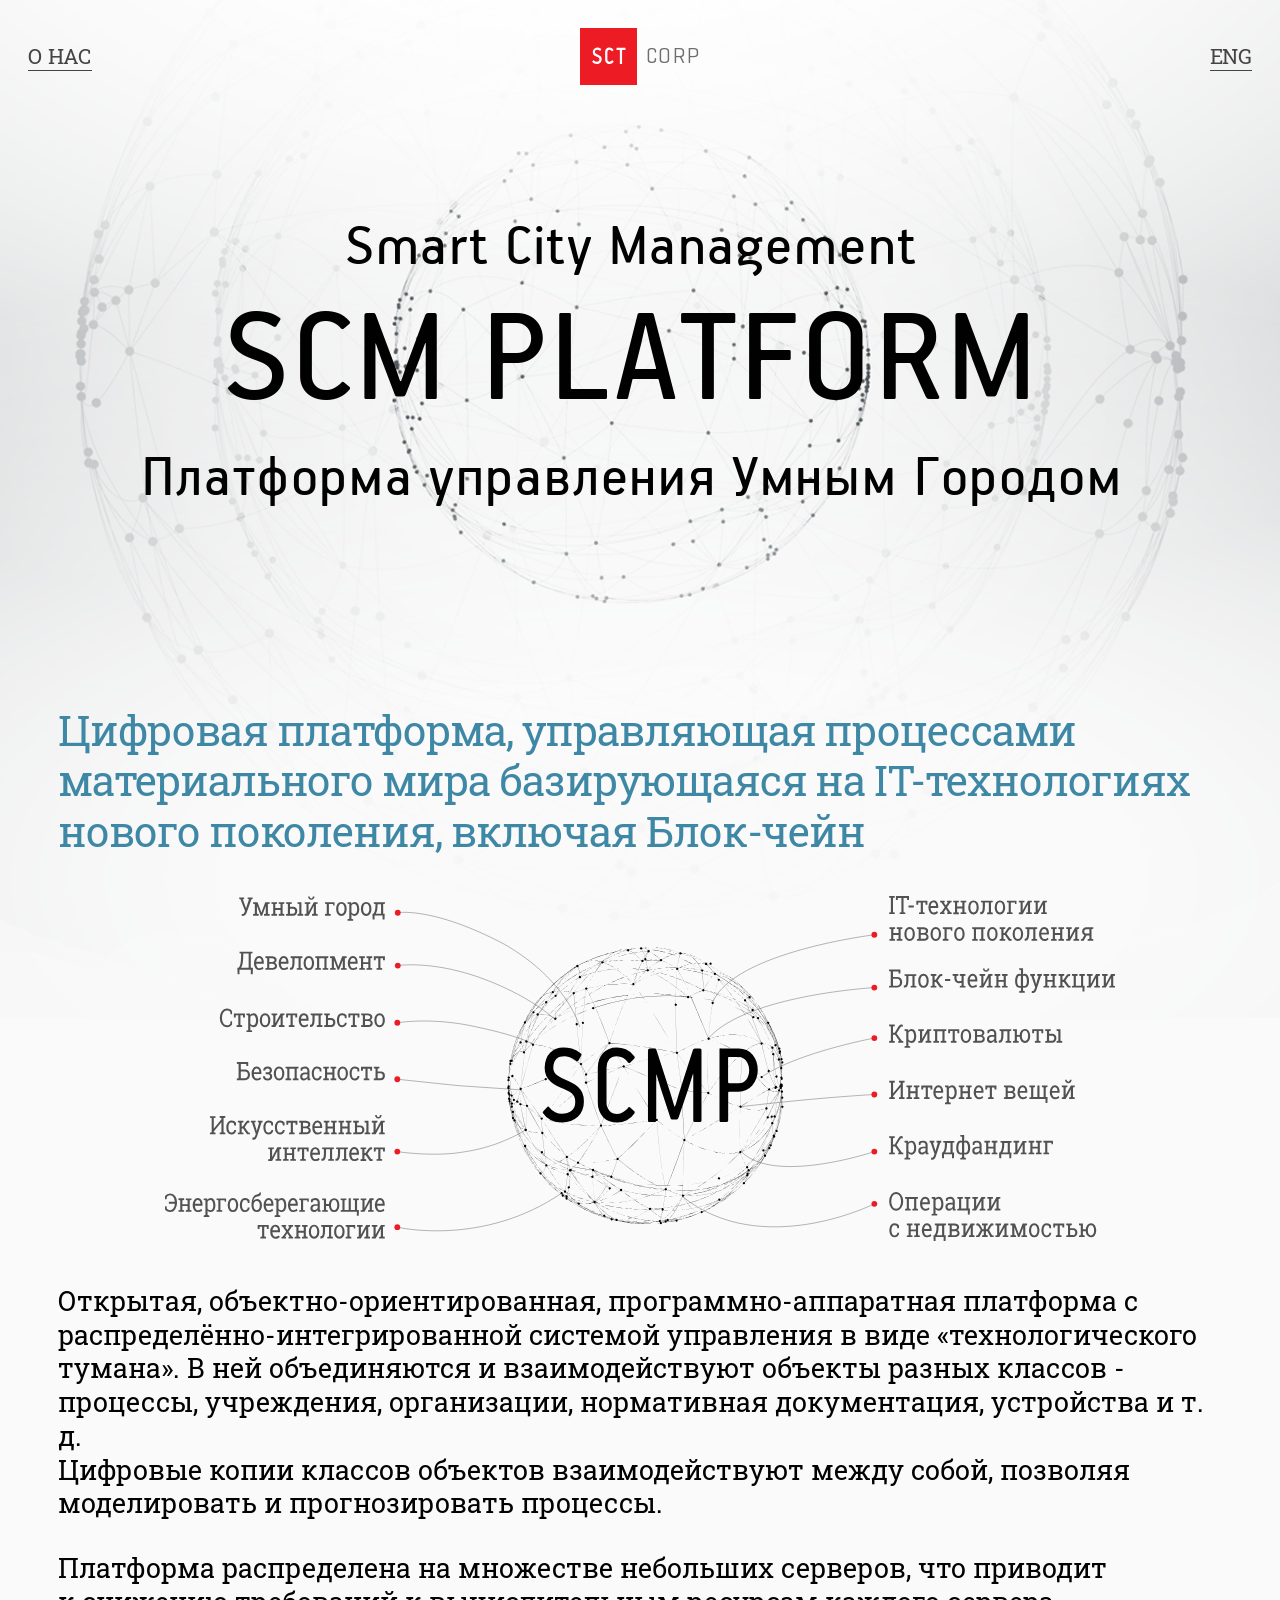
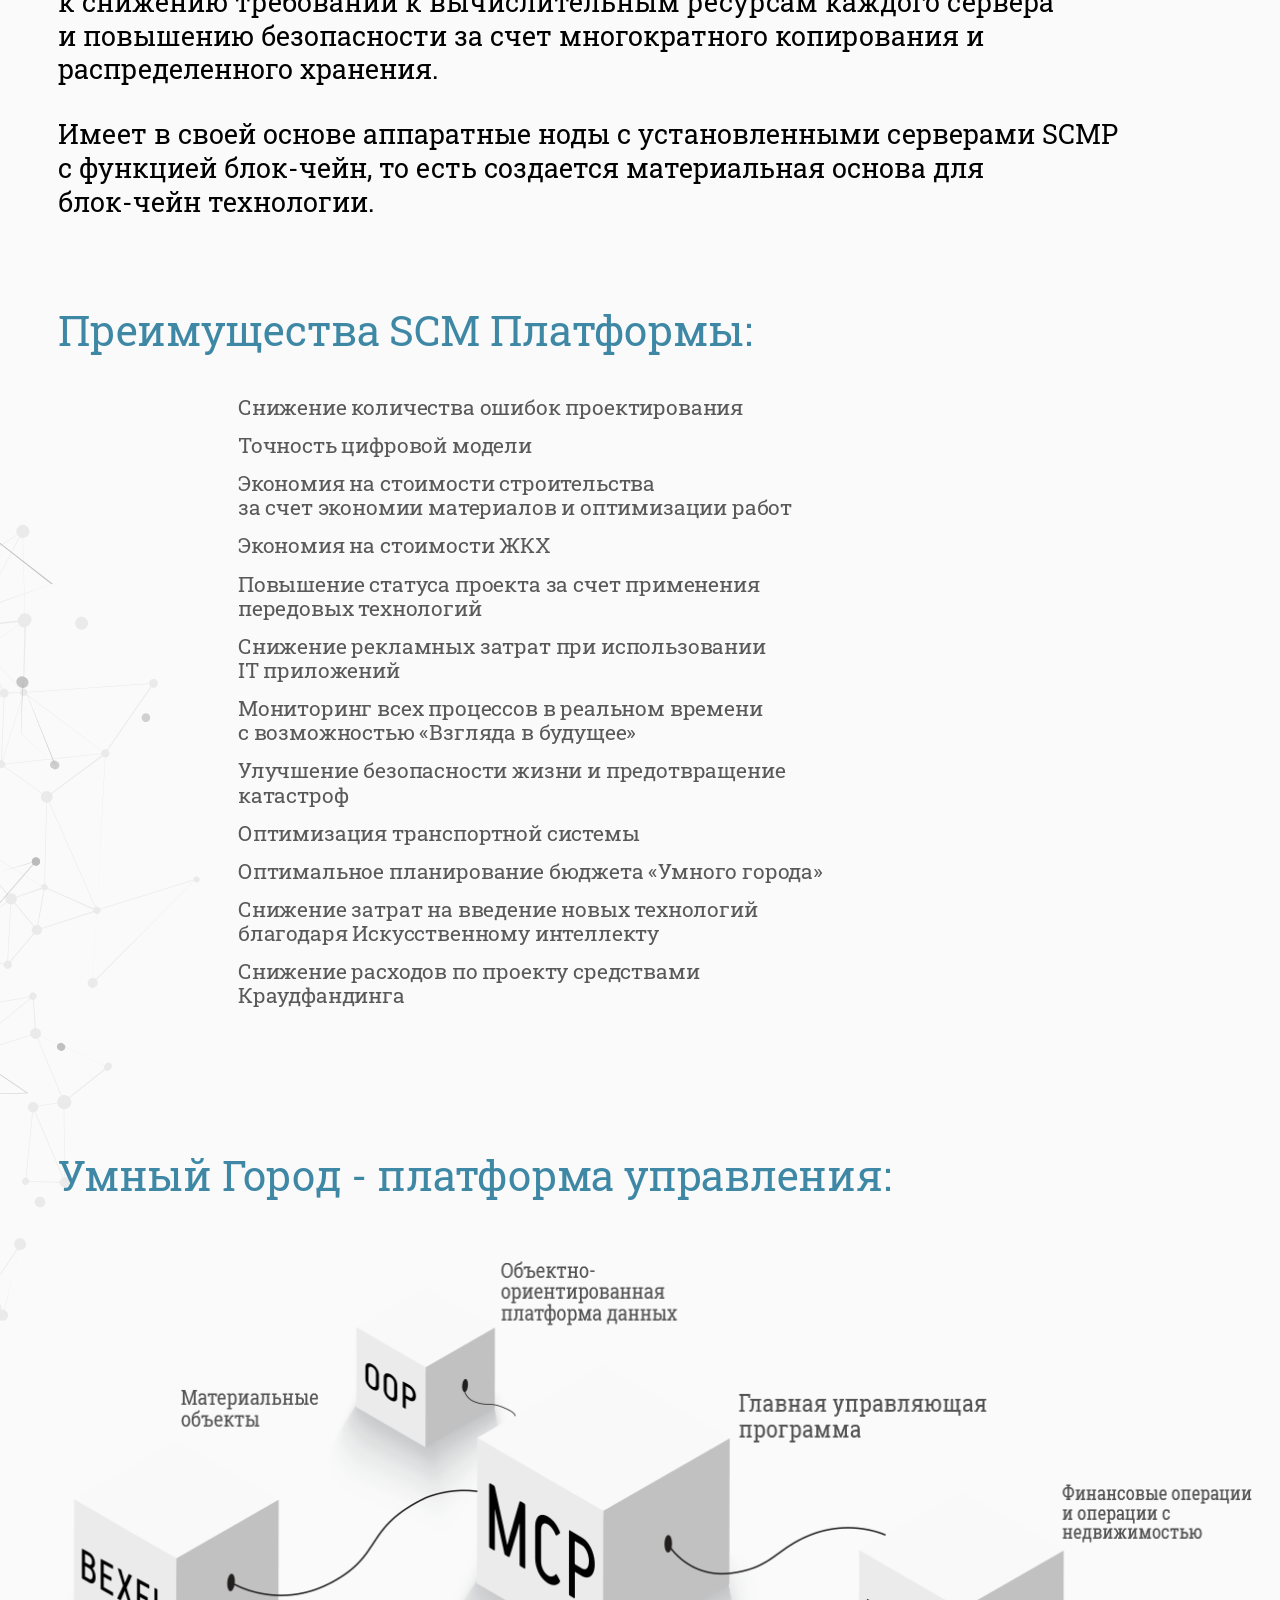
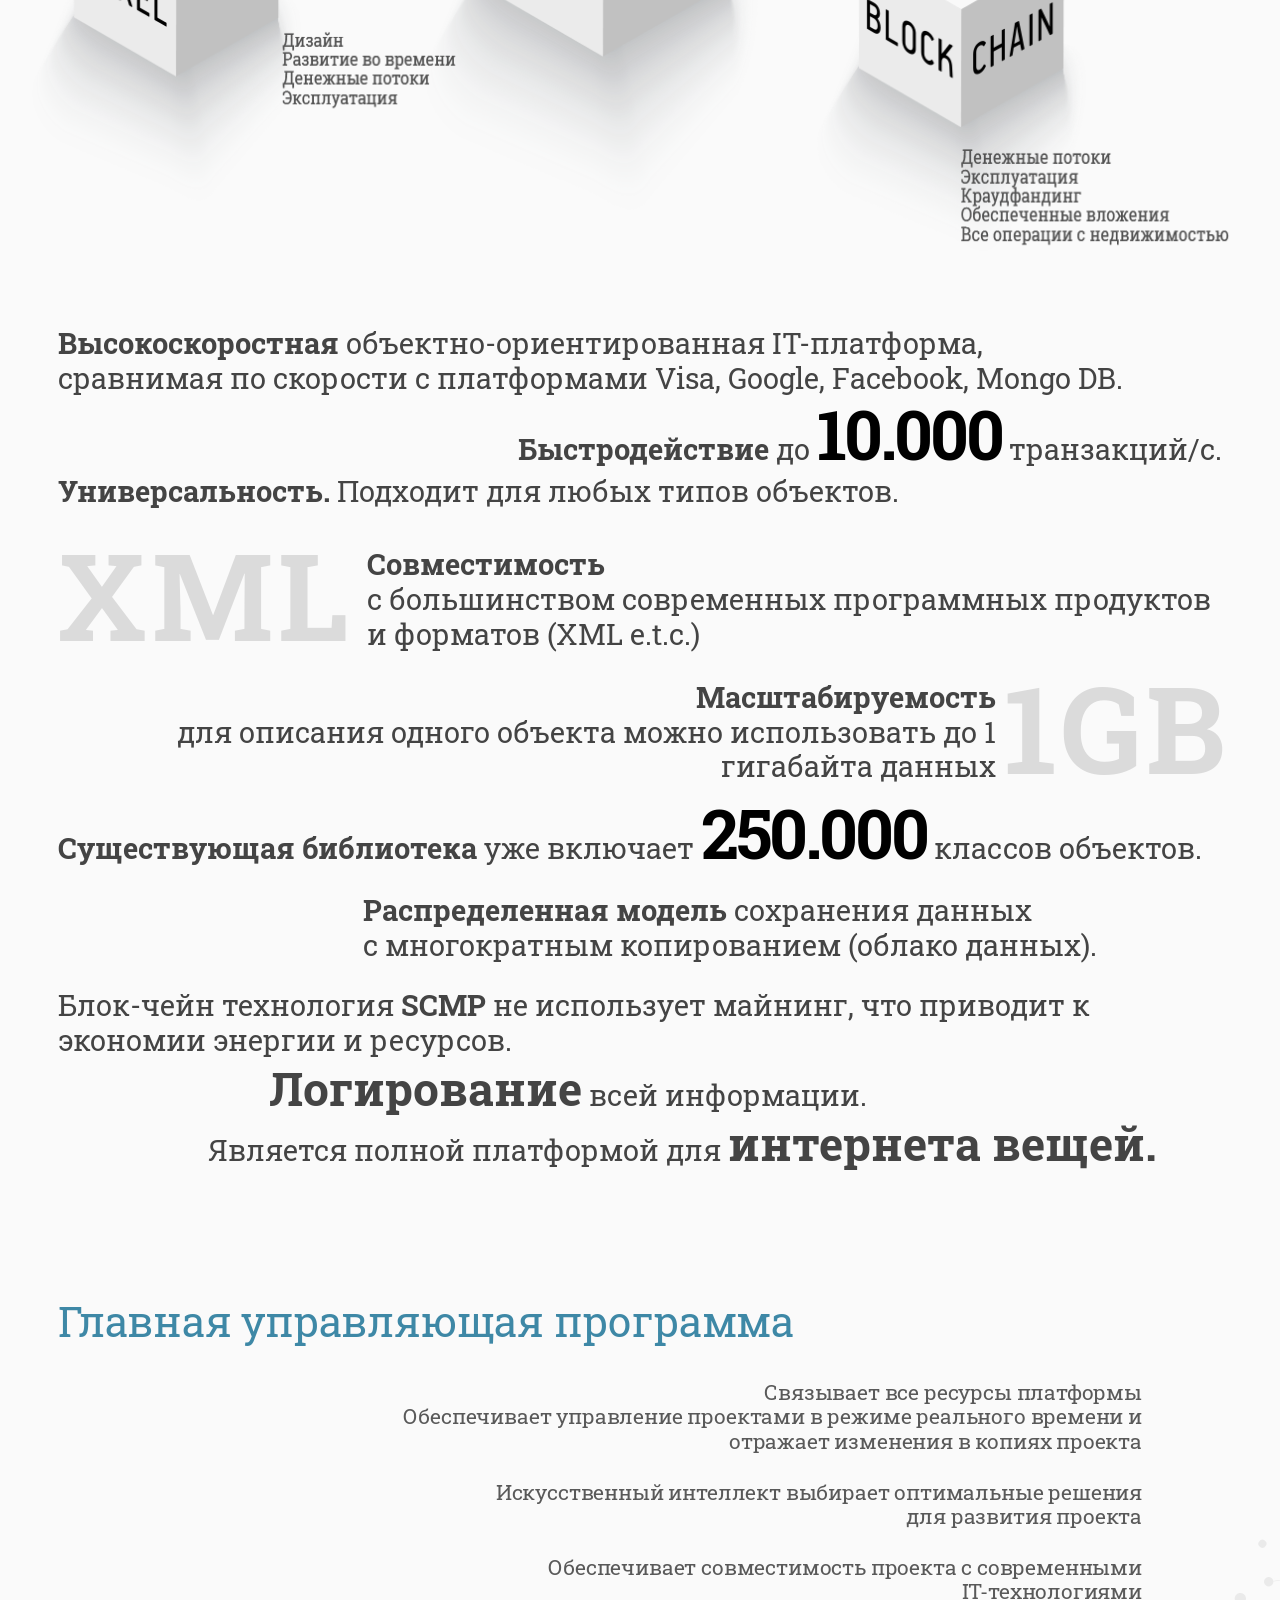
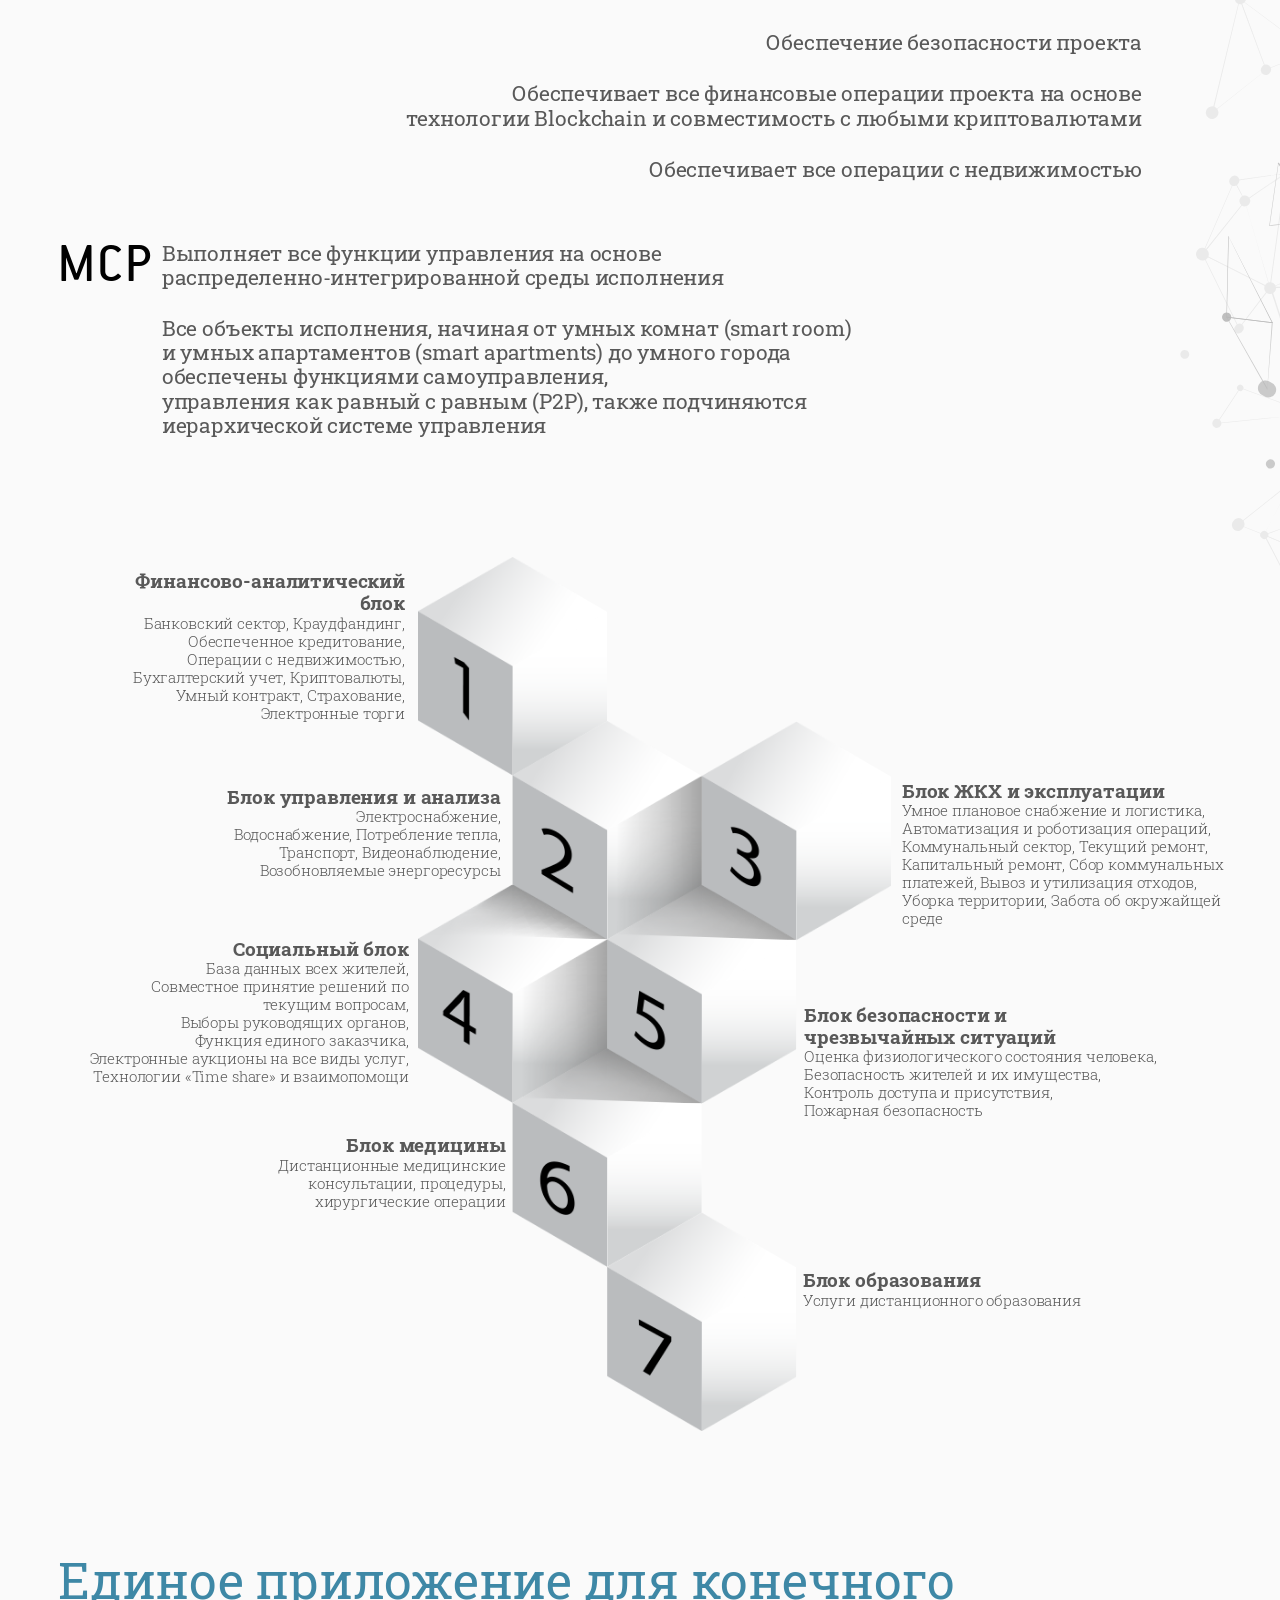
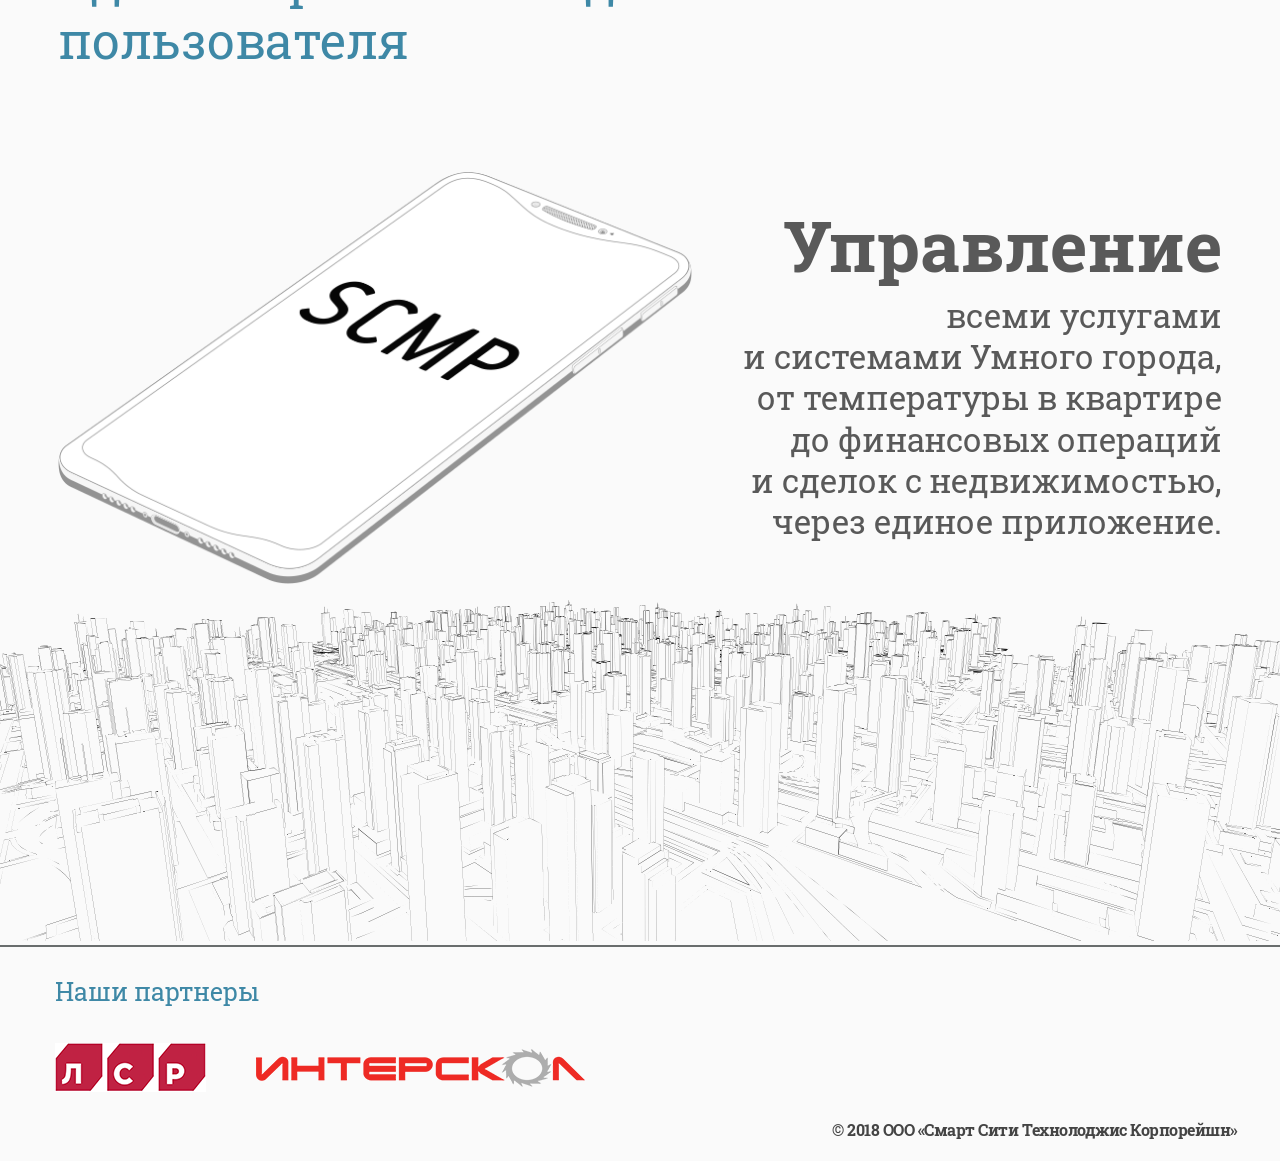
<file: rus.html>
<!DOCTYPE html>
<html lang="ru">

<head>
    <meta charset="utf-8">
    <meta name="viewport" content="width=device-width, initial-scale=1, maximum-scale=2, minimal-ui">
    <meta http-equiv="X-UA-Compatible" content="IE=edge">
    <title>Главная</title>
    <meta name="description" content="">
    <meta name="keywords" content="">
    <link href="favicon.ico" rel="shortcut icon">
    <link href="assets/styles/app.min.css" rel="stylesheet">
    <script src="assets/scripts/libs/jquery.min.js"></script>
</head>

<body>
    <div class="page main">
        <header class="header">
            <div class="container">
                <div class="header__wrapper">
                    <div class="header__left"><a class="header__item" href="about_rus.html">О нас</a></div>
                    <div class="header__brand"><img class="header__brand-img" src="assets/images/logo.svg" alt="" role="presentation" /><span class="header__brand-text">Corp</span></div>
                    <div class="header__right"><a class="header__item" href="index.html">Eng</a></div>
                </div>
            </div>
        </header>
        <div class="lead">
            <div class="lead__container container"><img class="lead__bg" src="assets/images/leadbg.png" alt="" role="presentation" />
                <div class="lead__wrapper">
                    <p class="lead__subheading">Smart City Management</p>
                    <h1 class="lead__heading">SCM Platform</h1>
                    <p class="lead__subheading">Платформа управления Умным Городом</p>
                </div>
            </div>
        </div>
        <div class="section section_desc">
            <div class="section__container container">
                <h2 class="section__heading">Цифровая платформа, управляющая<br> процессами материального мира<br> базирующаяся на IT-технологиях нового поколения,<br> включая Блок-чейн</h2>
                <div class="desc">
                    <div class="desc__scheme desc__scheme_rus"><img src="assets/images/scheme1rus.svg" /></div>
                    <p class="desc__text">Открытая, объектно-ориентированная, программно-аппаратная платформа с распределённо-интегрированной системой управления в виде «технологического тумана». В ней объединяются и взаимодействуют объекты разных классов - процессы, учреждения,
                        организации, нормативная документация, устройства и т. д.<br> Цифровые копии классов объектов взаимодействуют между собой, позволяя моделировать и прогнозировать процессы.</p>
                    <p class="desc__text">Платформа распределена на множестве небольших серверов, что приводит к&nbsp;снижению требований к вычислительным ресурсам каждого сервера и&nbsp;повышению безопасности за счет многократного копирования и распределенного хранения.</p>
                    <p
                        class="desc__text">Имеет в своей основе аппаратные ноды с установленными серверами SCMP c&nbsp;функцией блок-чейн, то есть создается материальная основа для<br> блок-чейн технологии.</p>
                </div>
            </div>
        </div>
        <div class="section section_advantages">
            <div class="section__container container">
                <h2 class="section__heading">Преимущества SCM Платформы:</h2><img class="section__side-img section__side-img_left" src="assets/images/sidebg.svg" alt="" role="presentation" />
                <div class="advantages advantages_rus">
                    <div class="advantages__list">
                        <p class="advantages__item">Снижение количества ошибок проектирования</p>
                        <p class="advantages__item">Точность цифровой модели</p>
                        <p class="advantages__item">Экономия на стоимости строительства<br> за счет экономии материалов и оптимизации работ</p>
                        <p class="advantages__item">Экономия на стоимости ЖКХ</p>
                        <p class="advantages__item">Повышение статуса проекта за счет применения<br> передовых технологий</p>
                        <p class="advantages__item">Снижение рекламных затрат при использовании<br> IT приложений</p>
                        <p class="advantages__item">Мониторинг всех процессов в реальном времени<br> с возможностью «Взгляда в будущее»</p>
                        <p class="advantages__item">Улучшение безопасности жизни и предотвращение<br> катастроф</p>
                        <p class="advantages__item">Оптимизация транспортной системы</p>
                        <p class="advantages__item">Оптимальное планирование бюджета «Умного города»</p>
                        <p class="advantages__item">Снижение затрат на введение новых технологий<br> благодаря Искусственному интеллекту</p>
                        <p class="advantages__item">Снижение расходов по проекту средствами<br> Краудфандинга</p>
                    </div>
                </div>
            </div>
        </div>
        <div class="section section_platform">
            <div class="section__container container">
                <h2 class="section__heading">Умный Город - платформа управления:</h2>
                <div class="platform">
                    <div class="platform__scheme platform__scheme_rus"><img src="assets/images/scheme2rus.png" srcset="assets/images/scheme2rus@2x.png 2x" /></div>
                    <div class="platform__content platform__content_rus">
                        <p class="platform__text"><span class="platform__text-line"><span class="platform__text-span">Высокоскоростная</span> объектно-ориентированная IT-платформа,<br/> сравнимая по скорости с платформами Visa, Google, Facebook, Mongo DB.</span>
                        </p>
                        <p class="platform__text"><span class="platform__text-line platform__text-line_right"><span class="platform__text-span">Быстродействие</span> до <span class="platform__number">10.000</span> транзакций/с.</span>
                        </p>
                        <p class="platform__text"><span class="platform__text-line"><span class="platform__text-span">Универсальность.</span> Подходит для любых типов объектов.</span>
                        </p>
                        <div class="platform__characteristic">
                            <p class="platform__unit">XML</p>
                            <p class="platform__text"><span class="platform__text-line"><span class="platform__text-span">Совместимость</span><br/> с большинством современных программных продуктов и форматов (XML e.t.c.)</span>
                            </p>
                        </div>
                        <div class="platform__characteristic">
                            <p class="platform__text"><span class="platform__text-line platform__text-line_right"><span class="platform__text-span">Масштабируемость</span><br/> для описания одного объекта можно использовать до 1 гигабайта данных</span>
                            </p>
                            <p class="platform__unit platform__unit_right">1GB</p>
                        </div>
                        <p class="platform__text"><span class="platform__text-line"><span class="platform__text-span">Существующая библиотека</span> уже включает <span class="platform__number">250.000</span> классов объектов.</span>
                        </p>
                        <p class="platform__text platform__text_sp-l"><span class="platform__text-line"><span class="platform__text-span">Распределенная модель</span> сохранения данных с&nbsp;многократным копированием (облако данных).</span>
                        </p>
                        <p class="platform__text platform__text_sp-r"><span class="platform__text-line">Блок-чейн технология <span class="platform__text-span">SCMP</span> не использует майнинг, что приводит к экономии энергии и ресурсов.</span>
                        </p>
                        <p class="platform__text platform__text_lv2"><span class="platform__text-line"><span class="platform__text-span platform__text-span_xlarge">Логирование</span> всей информации.</span>
                        </p>
                        <p class="platform__text platform__text_lv3"><span class="platform__text-line">Является полной платформой для <span class="platform__text-span platform__text-span_xlarge">интернета вещей.</span></span>
                        </p>
                    </div>
                </div>
            </div>
        </div>
        <div class="section section_program">
            <div class="section__container container">
                <h2 class="section__heading">Главная управляющая программа</h2><img class="section__small-img section__small-img_right" src="assets/images/cube.svg" alt="" role="presentation" /><img class="section__side-img section__side-img_right" src="assets/images/sidebg.svg"
                    alt="" role="presentation" />
                <div class="program program_rus">
                    <div class="program__list program__list_right">
                        <p class="program__item">Связывает все ресурсы платформы<br> Обеспечивает управление проектами в режиме реального времени и<br> отражает изменения в копиях проекта</p>
                        <p class="program__item">Искусственный интеллект выбирает оптимальные решения<br> для развития проекта</p>
                        <p class="program__item">Обеспечивает совместимость проекта с современными<br> IT-технологиями</p>
                        <p class="program__item">Обеспечение безопасности проекта</p>
                        <p class="program__item">Обеспечивает все финансовые операции проекта на основе<br> технологии Blockchain и совместимость с любыми криптовалютами</p>
                        <p class="program__item">Обеспечивает все операции с недвижимостью</p>
                    </div>
                    <div class="program__desc">
                        <p class="program__abbr">MCP</p>
                        <div class="program__list">
                            <p class="program__item">Выполняет все функции управления на основе<br> распределенно-интегрированной среды исполнения</p>
                            <p class="program__item">Все объекты исполнения, начиная от умных комнат (smart room)<br> и умных апартаментов (smart apartments) до умного города<br> обеспечены функциями самоуправления,<br> управления как равный с равным (P2P), также подчиняются<br>                                иерархической системе управления</p>
                        </div>
                    </div>
                    <div class="program__scheme"><img class="program__scheme-img" src="assets/images/scheme3.png" alt="" role="presentation" />
                        <div class="program__point program__point_l program__point_lv1">
                            <p class="program__point-title"><span class="program__point-order">1. </span>Финансово-аналитический<br> блок</p>
                            <p class="program__point-text">Банковский сектор, Краудфандинг,<br> Обеспеченное кредитование,<br> Операции с недвижимостью,<br> Бухгалтерский учет, Криптовалюты,<br> Умный контракт, Страхование,<br> Электронные торги</p>
                        </div>
                        <div class="program__point program__point_l program__point_lv2">
                            <p class="program__point-title"><span class="program__point-order">2. </span>Блок управления и анализа</p>
                            <p class="program__point-text">Электроснабжение,<br> Водоснабжение, Потребление тепла,<br> Транспорт, Видеонаблюдение,<br> Возобновляемые энергоресурсы</p>
                        </div>
                        <div class="program__point program__point_r program__point_lv3">
                            <p class="program__point-title"><span class="program__point-order">3. </span>Блок ЖКХ и эксплуатации</p>
                            <p class="program__point-text">Умное плановое снабжение и логистика,<br> Автоматизация и роботизация операций,<br> Коммунальный сектор, Текущий ремонт,<br> Капитальный ремонт, Сбор коммунальных<br> платежей, Вывоз и утилизация отходов,<br> Уборка территории,
                                Забота об окружайщей<br> среде</p>
                        </div>
                        <div class="program__point program__point_l program__point_lv4">
                            <p class="program__point-title"><span class="program__point-order">4. </span>Социальный блок</p>
                            <p class="program__point-text">База данных всех жителей,<br> Совместное принятие решений по<br> текущим вопросам,<br> Выборы руководящих органов,<br> Функция единого заказчика,<br> Электронные аукционы на все виды услуг,<br> Технологии «Time share» и взаимопомощи</p>
                        </div>
                        <div class="program__point program__point_r program__point_lv5">
                            <p class="program__point-title"><span class="program__point-order">5. </span>Блок безопасности и<br> чрезвычайных ситуаций</p>
                            <p class="program__point-text">Оценка физиологического состояния человека,<br> Безопасность жителей и их имущества,<br> Контроль доступа и присутствия,<br> Пожарная безопасность</p>
                        </div>
                        <div class="program__point program__point_l program__point_lv6">
                            <p class="program__point-title"><span class="program__point-order">6. </span>Блок медицины</p>
                            <p class="program__point-text">Дистанционные медицинские<br> консультации, процедуры,<br> хирургические операции</p>
                        </div>
                        <div class="program__point program__point_r program__point_lv7">
                            <p class="program__point-title"><span class="program__point-order">7. </span>Блок образования</p>
                            <p class="program__point-text">Услуги дистанционного образования</p>
                        </div>
                    </div>
                </div>
            </div>
        </div>
        <div class="section section_app">
            <div class="section__container container">
                <h2 class="section__heading">Единое приложение для конечного<br> пользователя</h2>
                <div class="app app_rus">
                    <div class="app__wrapper"><img class="app__img" src="assets/images/phone.png" alt="" role="presentation" />
                        <div class="app__content">
                            <p class="app__text"><span class="app__text-span">Управление</span>всеми услугами<br/> и системами Умного города,<br/> от температуры в квартире<br/> до финансовых операций<br/> и сделок с недвижимостью,<br/> через единое приложение.</p>
                        </div>
                    </div>
                </div>
            </div>
        </div>
        <div class="bottom"><img class="bottom__img" src="assets/images/town.svg" alt="" role="presentation" /></div>
        <div class="footer">
            <div class="container">
                <div class="footer__wrapper">
                    <p class="footer__title">Наши партнеры</p>
                    <div class="footer__partners"><a class="footer__partner" href="#"><img src="assets/images/partner1.png"/></a><a class="footer__partner" href="#"><img src="assets/images/partner2.png"/></a></div>
                    <p class="footer__copyright">© 2018 ООО «Смарт Сити Технолоджис Корпорейшн»</p>
                </div>
            </div>
        </div>
    </div>
    <script src="assets/scripts/app.min.js"></script>
    <script src="assets/scripts/main.js"></script>
</body>

</html>
</file>
